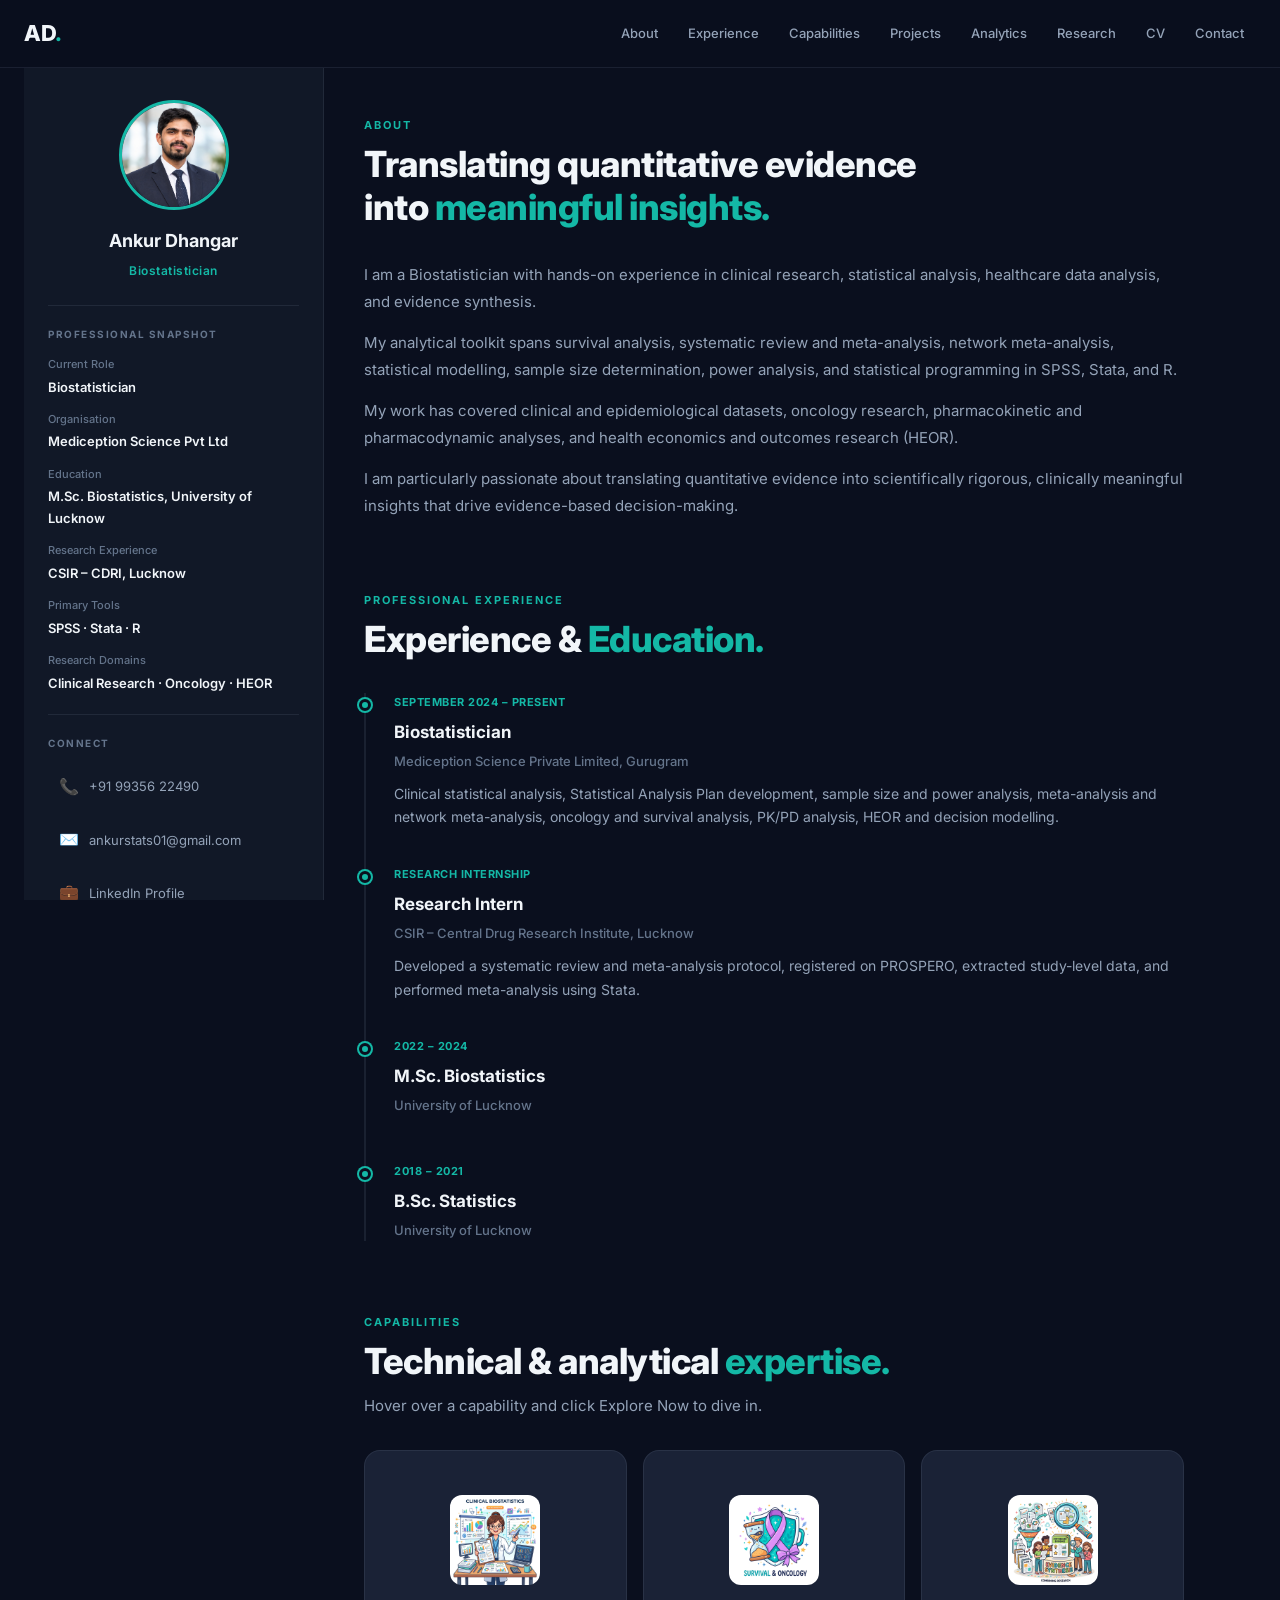
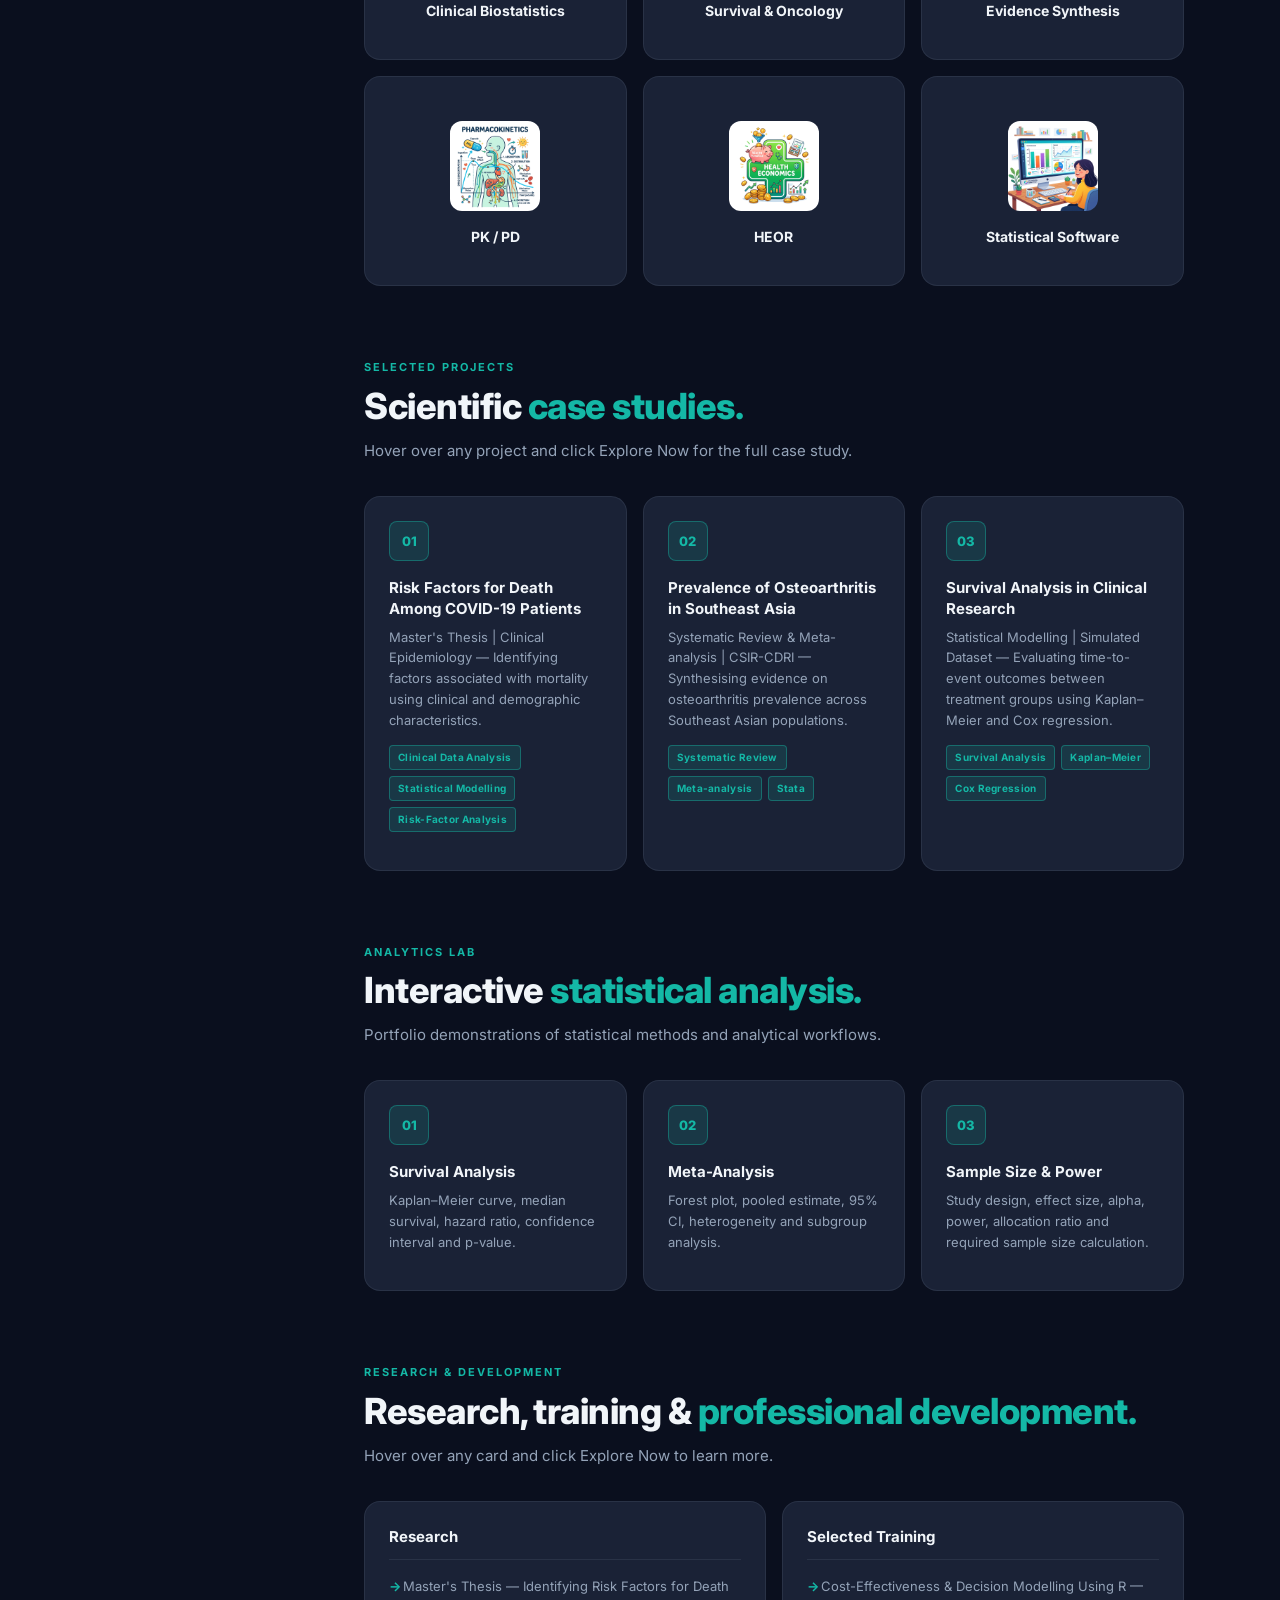
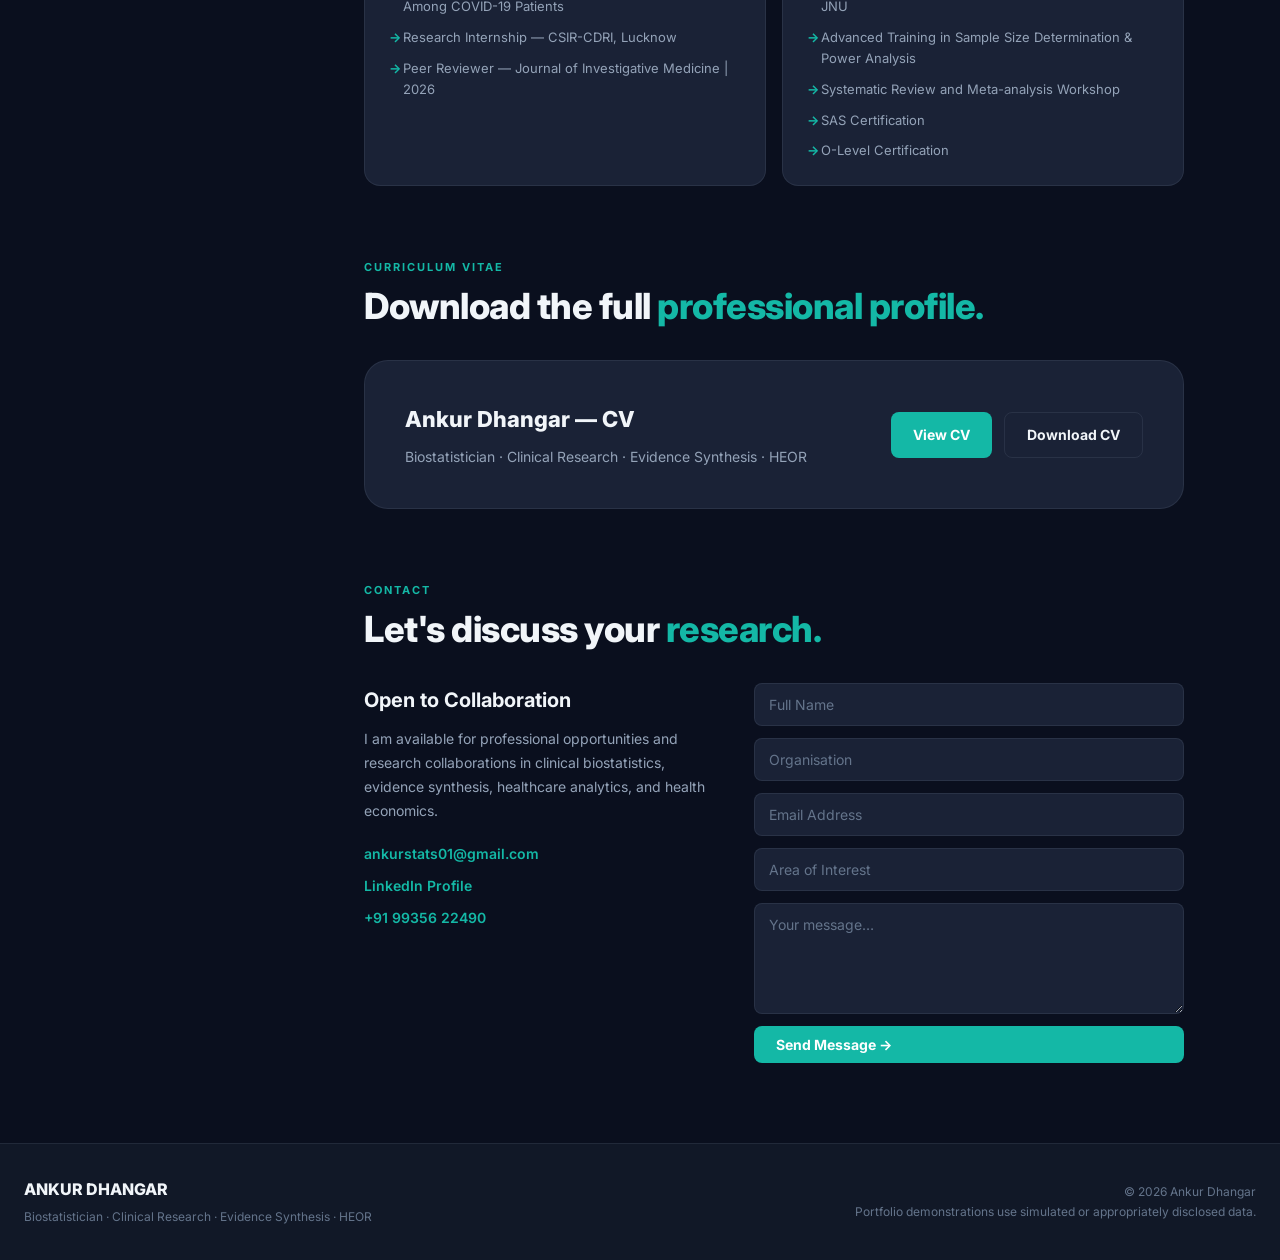
<file: index.html>
<!DOCTYPE html>
<html lang="en">
<head>
  <meta charset="UTF-8">
  <meta name="viewport" content="width=device-width, initial-scale=1.0">
  <title>Ankur Dhangar | Biostatistician Portfolio</title>
  <meta name="description" content="Ankur Dhangar – Biostatistician specialising in Clinical Research, Evidence Synthesis, and HEOR.">

  <!-- Google Fonts -->
  <link rel="preconnect" href="https://fonts.googleapis.com">
  <link rel="preconnect" href="https://fonts.gstatic.com" crossorigin>
  <link href="https://fonts.googleapis.com/css2?family=Inter:wght@400;500;600;700;800&display=swap" rel="stylesheet">

  <!-- Stylesheet -->
  <link rel="stylesheet" href="assets/css/style.css">
</head>

<body>

<!-- ===================== NAVBAR ===================== -->
<header class="navbar">
  <div class="nav-container">

    <a href="#home" class="logo">AD<span>.</span></a>

    <nav class="nav-links" id="mainNav" aria-label="Primary navigation">
      <a href="#about">About</a>
      <a href="#experience">Experience</a>
      <a href="#capabilities">Capabilities</a>
      <a href="#projects">Projects</a>
      <a href="#analytics">Analytics</a>
      <a href="#research">Research</a>
      <a href="#cv">CV</a>
      <a href="#contact">Contact</a>
    </nav>

    <button class="menu-btn" id="menuBtn" aria-label="Toggle navigation">☰</button>

  </div>
</header>


<!-- ===================== PAGE SHELL ===================== -->
<div class="page-shell">

  <!-- ===================== LEFT: PROFILE SIDEBAR ===================== -->
  <aside class="profile-sidebar" id="profileSidebar">

    <img
      src="assets/images/profile.jpeg"
      alt="Ankur Dhangar"
      class="sidebar-avatar"
    >

    <p class="sidebar-name">Ankur Dhangar</p>
    <p class="sidebar-title">Biostatistician</p>

    <hr class="sidebar-divider">

    <!-- Professional Snapshot -->
    <p class="sidebar-section-label">Professional Snapshot</p>
    <div class="snapshot-list">
      <div class="snapshot-item">
        <small>Current Role</small>
        <strong>Biostatistician</strong>
      </div>
      <div class="snapshot-item">
        <small>Organisation</small>
        <strong>Mediception Science Pvt Ltd</strong>
      </div>
      <div class="snapshot-item">
        <small>Education</small>
        <strong>M.Sc. Biostatistics, University of Lucknow</strong>
      </div>
      <div class="snapshot-item">
        <small>Research Experience</small>
        <strong>CSIR – CDRI, Lucknow</strong>
      </div>
      <div class="snapshot-item">
        <small>Primary Tools</small>
        <strong>SPSS · Stata · R</strong>
      </div>
      <div class="snapshot-item">
        <small>Research Domains</small>
        <strong>Clinical Research · Oncology · HEOR</strong>
      </div>
    </div>

    <hr class="sidebar-divider">

    <!-- Socials / Contact -->
    <p class="sidebar-section-label">Connect</p>
    <div class="socials">
      <a href="tel:+919935622490" aria-label="Phone">
        <span class="social-icon">📞</span>
        +91 99356 22490
      </a>
      <a href="mailto:ankurstats01@gmail.com" aria-label="Email">
        <span class="social-icon">✉️</span>
        ankurstats01@gmail.com
      </a>
      <a href="https://www.linkedin.com/in/ankur-dhangar-b1b572254" target="_blank" rel="noopener noreferrer" aria-label="LinkedIn">
        <span class="social-icon">💼</span>
        LinkedIn Profile
      </a>
    </div>

  </aside>


  <!-- ===================== RIGHT: MAIN CONTENT ===================== -->
  <main class="main-content" id="home">

    <!-- ——— ABOUT ——— -->
    <section id="about" class="content-section">
      <div class="section-header">
        <p class="eyebrow">About</p>
        <h2 class="section-title">Translating quantitative evidence<br>into <span>meaningful insights.</span></h2>
      </div>
      <div class="about-body">
        <p>I am a Biostatistician with hands-on experience in clinical research, statistical analysis, healthcare data analysis, and evidence synthesis.</p>
        <p>My analytical toolkit spans survival analysis, systematic review and meta-analysis, network meta-analysis, statistical modelling, sample size determination, power analysis, and statistical programming in SPSS, Stata, and R.</p>
        <p>My work has covered clinical and epidemiological datasets, oncology research, pharmacokinetic and pharmacodynamic analyses, and health economics and outcomes research (HEOR).</p>
        <p>I am particularly passionate about translating quantitative evidence into scientifically rigorous, clinically meaningful insights that drive evidence-based decision-making.</p>
      </div>
    </section>

    <!-- ——— EXPERIENCE & EDUCATION ——— -->
    <section id="experience" class="content-section">
      <div class="section-header">
        <p class="eyebrow">Professional Experience</p>
        <h2 class="section-title">Experience &amp; <span>Education.</span></h2>
      </div>

      <div class="timeline">

        <div class="timeline-item">
          <p class="timeline-date">September 2024 – Present</p>
          <h3 class="timeline-role">Biostatistician</h3>
          <p class="timeline-org">Mediception Science Private Limited, Gurugram</p>
          <p class="timeline-desc">Clinical statistical analysis, Statistical Analysis Plan development, sample size and power analysis, meta-analysis and network meta-analysis, oncology and survival analysis, PK/PD analysis, HEOR and decision modelling.</p>
        </div>

        <div class="timeline-item">
          <p class="timeline-date">Research Internship</p>
          <h3 class="timeline-role">Research Intern</h3>
          <p class="timeline-org">CSIR – Central Drug Research Institute, Lucknow</p>
          <p class="timeline-desc">Developed a systematic review and meta-analysis protocol, registered on PROSPERO, extracted study-level data, and performed meta-analysis using Stata.</p>
        </div>

        <div class="timeline-item">
          <p class="timeline-date">2022 – 2024</p>
          <h3 class="timeline-role">M.Sc. Biostatistics</h3>
          <p class="timeline-org">University of Lucknow</p>
        </div>

        <div class="timeline-item">
          <p class="timeline-date">2018 – 2021</p>
          <h3 class="timeline-role">B.Sc. Statistics</h3>
          <p class="timeline-org">University of Lucknow</p>
        </div>

      </div>
    </section>

    <!-- ——— CAPABILITIES ——— -->
    <section id="capabilities" class="content-section">
      <div class="section-header">
        <p class="eyebrow">Capabilities</p>
        <h2 class="section-title">Technical &amp; analytical <span>expertise.</span></h2>
        <p class="section-subtitle">Hover over a capability and click Explore Now to dive in.</p>
      </div>

      <div class="capabilities-grid">

        <div class="capability-card">
          <img src="assets/images/clinical_biostats.jpg" alt="Clinical Biostatistics" class="cap-img">
          <h3>Clinical Biostatistics</h3>
          <div class="card-overlay">
            <a href="pages/capabilities/clinical-biostatistics.html" class="explore-btn">Explore Now →</a>
          </div>
        </div>

        <div class="capability-card">
          <img src="assets/images/oncology_survival.jpg" alt="Survival & Oncology" class="cap-img">
          <h3>Survival &amp; Oncology</h3>
          <div class="card-overlay">
            <a href="pages/capabilities/survival-oncology.html" class="explore-btn">Explore Now →</a>
          </div>
        </div>

        <div class="capability-card">
          <img src="assets/images/evidence_synthesis.jpg" alt="Evidence Synthesis" class="cap-img">
          <h3>Evidence Synthesis</h3>
          <div class="card-overlay">
            <a href="pages/capabilities/evidence-synthesis.html" class="explore-btn">Explore Now →</a>
          </div>
        </div>

        <div class="capability-card">
          <img src="assets/images/pk_pd.jpg" alt="PK / PD" class="cap-img">
          <h3>PK / PD</h3>
          <div class="card-overlay">
            <a href="pages/capabilities/pk-pd.html" class="explore-btn">Explore Now →</a>
          </div>
        </div>

        <div class="capability-card">
          <img src="assets/images/health_economics.jpg" alt="HEOR" class="cap-img">
          <h3>HEOR</h3>
          <div class="card-overlay">
            <a href="pages/capabilities/heor.html" class="explore-btn">Explore Now →</a>
          </div>
        </div>

        <div class="capability-card">
          <img src="assets/images/stats_software.jpg" alt="Statistical Software" class="cap-img">
          <h3>Statistical Software</h3>
          <div class="card-overlay">
            <a href="pages/capabilities/statistical-software.html" class="explore-btn">Explore Now →</a>
          </div>
        </div>

      </div>
    </section>

    <!-- ——— PROJECTS ——— -->
    <section id="projects" class="content-section">
      <div class="section-header">
        <p class="eyebrow">Selected Projects</p>
        <h2 class="section-title">Scientific <span>case studies.</span></h2>
        <p class="section-subtitle">Hover over any project and click Explore Now for the full case study.</p>
      </div>

      <div class="section-cards-grid">

        <div class="section-card">
          <div class="section-card-icon">01</div>
          <h4>Risk Factors for Death Among COVID-19 Patients</h4>
          <p>Master's Thesis | Clinical Epidemiology — Identifying factors associated with mortality using clinical and demographic characteristics.</p>
          <div class="card-tags">
            <span class="tag">Clinical Data Analysis</span>
            <span class="tag">Statistical Modelling</span>
            <span class="tag">Risk-Factor Analysis</span>
          </div>
          <div class="card-overlay">
            <a href="pages/projects/index.html" class="explore-btn">Explore Now →</a>
          </div>
        </div>

        <div class="section-card">
          <div class="section-card-icon">02</div>
          <h4>Prevalence of Osteoarthritis in Southeast Asia</h4>
          <p>Systematic Review &amp; Meta-analysis | CSIR-CDRI — Synthesising evidence on osteoarthritis prevalence across Southeast Asian populations.</p>
          <div class="card-tags">
            <span class="tag">Systematic Review</span>
            <span class="tag">Meta-analysis</span>
            <span class="tag">Stata</span>
          </div>
          <div class="card-overlay">
            <a href="pages/projects/index.html" class="explore-btn">Explore Now →</a>
          </div>
        </div>

        <div class="section-card">
          <div class="section-card-icon">03</div>
          <h4>Survival Analysis in Clinical Research</h4>
          <p>Statistical Modelling | Simulated Dataset — Evaluating time-to-event outcomes between treatment groups using Kaplan–Meier and Cox regression.</p>
          <div class="card-tags">
            <span class="tag">Survival Analysis</span>
            <span class="tag">Kaplan–Meier</span>
            <span class="tag">Cox Regression</span>
          </div>
          <div class="card-overlay">
            <a href="pages/projects/index.html" class="explore-btn">Explore Now →</a>
          </div>
        </div>

      </div>
    </section>

    <!-- ——— ANALYTICS ——— -->
    <section id="analytics" class="content-section">
      <div class="section-header">
        <p class="eyebrow">Analytics Lab</p>
        <h2 class="section-title">Interactive <span>statistical analysis.</span></h2>
        <p class="section-subtitle">Portfolio demonstrations of statistical methods and analytical workflows.</p>
      </div>

      <div class="section-cards-grid">

        <div class="section-card">
          <div class="section-card-icon">01</div>
          <h4>Survival Analysis</h4>
          <p>Kaplan–Meier curve, median survival, hazard ratio, confidence interval and p-value.</p>
          <div class="card-overlay">
            <a href="pages/analytics/index.html" class="explore-btn">Explore Now →</a>
          </div>
        </div>

        <div class="section-card">
          <div class="section-card-icon">02</div>
          <h4>Meta-Analysis</h4>
          <p>Forest plot, pooled estimate, 95% CI, heterogeneity and subgroup analysis.</p>
          <div class="card-overlay">
            <a href="pages/analytics/index.html" class="explore-btn">Explore Now →</a>
          </div>
        </div>

        <div class="section-card">
          <div class="section-card-icon">03</div>
          <h4>Sample Size &amp; Power</h4>
          <p>Study design, effect size, alpha, power, allocation ratio and required sample size calculation.</p>
          <div class="card-overlay">
            <a href="pages/analytics/index.html" class="explore-btn">Explore Now →</a>
          </div>
        </div>

      </div>
    </section>

    <!-- ——— RESEARCH & DEVELOPMENT ——— -->
    <section id="research" class="content-section">
      <div class="section-header">
        <p class="eyebrow">Research &amp; Development</p>
        <h2 class="section-title">Research, training &amp; <span>professional development.</span></h2>
        <p class="section-subtitle">Hover over any card and click Explore Now to learn more.</p>
      </div>

      <div class="research-grid">

        <div class="section-card research-card">
          <h4>Research</h4>
          <ul>
            <li>Master's Thesis — Identifying Risk Factors for Death Among COVID-19 Patients</li>
            <li>Research Internship — CSIR-CDRI, Lucknow</li>
            <li>Peer Reviewer — Journal of Investigative Medicine | 2026</li>
          </ul>
          <div class="card-overlay">
            <a href="pages/research/index.html" class="explore-btn">Explore Now →</a>
          </div>
        </div>

        <div class="section-card research-card">
          <h4>Selected Training</h4>
          <ul>
            <li>Cost-Effectiveness &amp; Decision Modelling Using R — JNU</li>
            <li>Advanced Training in Sample Size Determination &amp; Power Analysis</li>
            <li>Systematic Review and Meta-analysis Workshop</li>
            <li>SAS Certification</li>
            <li>O-Level Certification</li>
          </ul>
          <div class="card-overlay">
            <a href="pages/research/index.html" class="explore-btn">Explore Now →</a>
          </div>
        </div>

      </div>
    </section>

    <!-- ——— CV ——— -->
    <section id="cv" class="content-section">
      <div class="section-header">
        <p class="eyebrow">Curriculum Vitae</p>
        <h2 class="section-title">Download the full <span>professional profile.</span></h2>
      </div>

      <div class="cv-block">
        <div>
          <h3>Ankur Dhangar — CV</h3>
          <p>Biostatistician · Clinical Research · Evidence Synthesis · HEOR</p>
        </div>
        <div class="cv-actions">
          <a href="assets/Ankur-Dhangar-CV.pdf" target="_blank" rel="noopener noreferrer" class="btn btn-primary">View CV</a>
          <a href="assets/Ankur-Dhangar-CV.pdf" download="Ankur-Dhangar-CV.pdf" class="btn btn-secondary">Download CV</a>
        </div>
      </div>
    </section>

    <!-- ——— CONTACT ——— -->
    <section id="contact" class="content-section">
      <div class="section-header">
        <p class="eyebrow">Contact</p>
        <h2 class="section-title">Let's discuss your <span>research.</span></h2>
      </div>

      <div class="contact-layout">

        <div class="contact-info">
          <h3>Open to Collaboration</h3>
          <p>I am available for professional opportunities and research collaborations in clinical biostatistics, evidence synthesis, healthcare analytics, and health economics.</p>
          <div class="contact-links">
            <a href="mailto:ankurstats01@gmail.com">ankurstats01@gmail.com</a>
            <a href="https://www.linkedin.com/in/ankur-dhangar-b1b572254" target="_blank" rel="noopener noreferrer">LinkedIn Profile</a>
            <a href="tel:+919935622490">+91 99356 22490</a>
          </div>
        </div>

        <form class="contact-form" id="contactForm" onsubmit="handleFormSubmit(event)" novalidate>
          <input id="fname" type="text" placeholder="Full Name" required>
          <input id="forg"  type="text" placeholder="Organisation">
          <input id="femail" type="email" placeholder="Email Address" required>
          <input id="finterest" type="text" placeholder="Area of Interest">
          <textarea id="fmessage" rows="5" placeholder="Your message…" required></textarea>
          <button type="submit" class="btn btn-primary">Send Message →</button>
        </form>

      </div>
    </section>

  </main>
</div>


<!-- ===================== FOOTER ===================== -->
<footer>
  <div class="footer-inner">
    <div>
      <p class="footer-brand">ANKUR DHANGAR</p>
      <p class="footer-sub">Biostatistician · Clinical Research · Evidence Synthesis · HEOR</p>
    </div>
    <div class="footer-copy">
      <p>© 2026 Ankur Dhangar</p>
      <p>Portfolio demonstrations use simulated or appropriately disclosed data.</p>
    </div>
  </div>
</footer>


<!-- ===================== JAVASCRIPT ===================== -->
<script src="assets/js/script.js"></script>

</body>
</html>
</file>
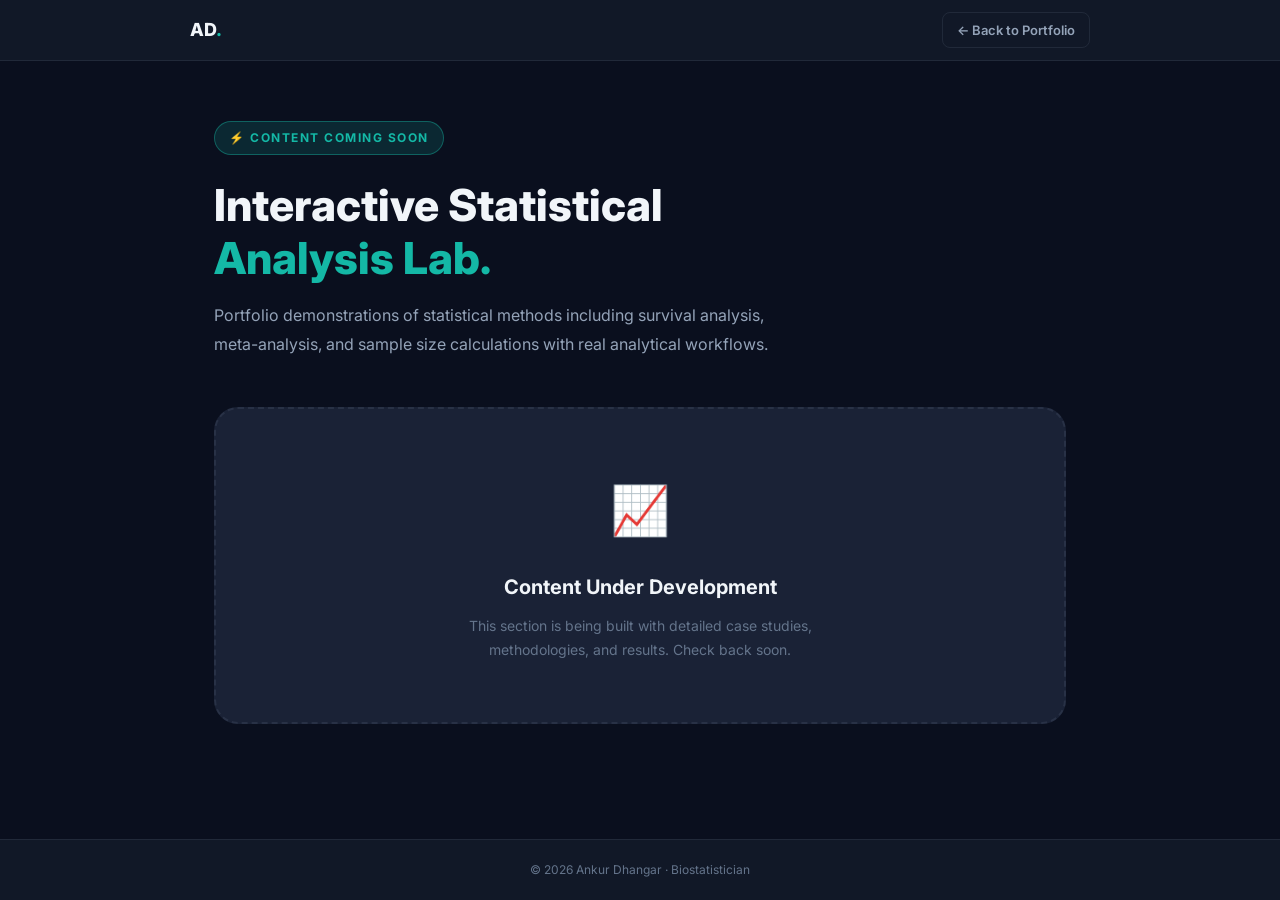
<file: pages/analytics/index.html>
﻿<!DOCTYPE html>
<html lang="en">
<head>
  <meta charset="UTF-8">
  <meta name="viewport" content="width=device-width, initial-scale=1.0">
  <title>Analytics Lab | Ankur Dhangar</title>
  <link rel="preconnect" href="https://fonts.googleapis.com">
  <link rel="preconnect" href="https://fonts.gstatic.com" crossorigin>
  <link href="https://fonts.googleapis.com/css2?family=Inter:wght@400;500;600;700;800&display=swap" rel="stylesheet">
  <link rel="stylesheet" href="../../assets/css/style.css">
  <style>
    /* Inner page overrides */
    body { min-height: 100vh; display: flex; flex-direction: column; }
    .inner-page-header {
      background: var(--bg-surface);
      border-bottom: 1px solid var(--border);
      padding: 0 24px;
    }
    .inner-nav {
      max-width: 900px;
      margin: 0 auto;
      height: 60px;
      display: flex;
      align-items: center;
      justify-content: space-between;
    }
    .inner-logo {
      font-weight: 800;
      font-size: 18px;
      color: var(--text-primary);
    }
    .inner-logo span { color: var(--accent); }
    .back-link {
      display: inline-flex;
      align-items: center;
      gap: 6px;
      font-size: 13px;
      font-weight: 600;
      color: var(--text-secondary);
      padding: 6px 14px;
      border: 1px solid var(--border);
      border-radius: var(--radius-sm);
      transition: var(--transition);
    }
    .back-link:hover { color: var(--accent); border-color: var(--border-hover); }
    .inner-page-body {
      flex: 1;
      max-width: 900px;
      margin: 0 auto;
      padding: 60px 24px 80px;
      width: 100%;
    }
    .coming-soon-badge {
      display: inline-flex;
      align-items: center;
      gap: 8px;
      background: var(--accent-glow);
      border: 1px solid var(--border-hover);
      color: var(--accent);
      font-size: 12px;
      font-weight: 700;
      letter-spacing: 1.5px;
      padding: 6px 14px;
      border-radius: 20px;
      text-transform: uppercase;
      margin-bottom: 24px;
    }
    .page-title {
      font-size: clamp(28px, 4vw, 44px);
      font-weight: 800;
      color: var(--text-primary);
      line-height: 1.2;
      margin-bottom: 16px;
    }
    .page-title span { color: var(--accent); }
    .page-desc {
      font-size: 16px;
      color: var(--text-secondary);
      max-width: 580px;
      line-height: 1.8;
      margin-bottom: 48px;
    }
    .placeholder-box {
      background: var(--bg-card);
      border: 2px dashed var(--border);
      border-radius: var(--radius-xl);
      padding: 60px 40px;
      text-align: center;
    }
    .placeholder-icon { font-size: 48px; margin-bottom: 20px; }
    .placeholder-box h3 {
      font-size: 20px;
      font-weight: 700;
      color: var(--text-primary);
      margin-bottom: 10px;
    }
    .placeholder-box p {
      font-size: 14px;
      color: var(--text-muted);
      max-width: 400px;
      margin: 0 auto;
    }
    .inner-footer {
      border-top: 1px solid var(--border);
      padding: 20px 24px;
      text-align: center;
      font-size: 12px;
      color: var(--text-muted);
    }
  </style>
</head>
<body>

<header class="inner-page-header">
  <div class="inner-nav">
    <a href="../../index.html" class="inner-logo">AD<span>.</span></a>
    <a href="../../index.html" class="back-link">← Back to Portfolio</a>
  </div>
</header>

<main class="inner-page-body">
  <span class="coming-soon-badge">⚡ Content Coming Soon</span>
  <h1 class="page-title">Interactive Statistical<br><span>Analysis Lab.</span></h1>
  <p class="page-desc">Portfolio demonstrations of statistical methods including survival analysis, meta-analysis, and sample size calculations with real analytical workflows.</p>

  <div class="placeholder-box">
    <div class="placeholder-icon">📈</div>
    <h3>Content Under Development</h3>
    <p>This section is being built with detailed case studies, methodologies, and results. Check back soon.</p>
  </div>
</main>

<footer class="inner-footer">
  <p>© 2026 Ankur Dhangar · Biostatistician</p>
</footer>

</body>
</html>
</file>
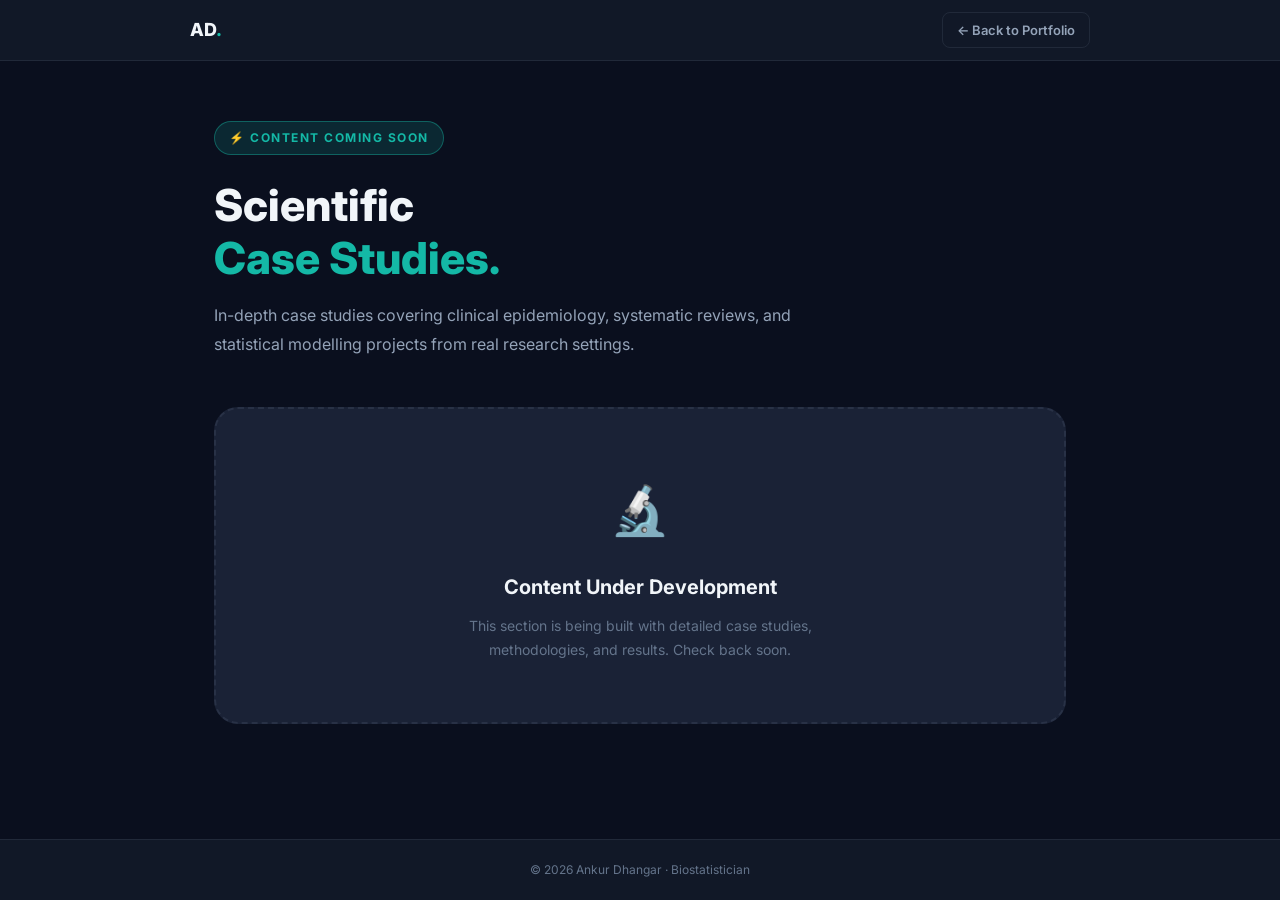
<file: pages/projects/index.html>
﻿<!DOCTYPE html>
<html lang="en">
<head>
  <meta charset="UTF-8">
  <meta name="viewport" content="width=device-width, initial-scale=1.0">
  <title>Scientific Case Studies | Ankur Dhangar</title>
  <link rel="preconnect" href="https://fonts.googleapis.com">
  <link rel="preconnect" href="https://fonts.gstatic.com" crossorigin>
  <link href="https://fonts.googleapis.com/css2?family=Inter:wght@400;500;600;700;800&display=swap" rel="stylesheet">
  <link rel="stylesheet" href="../../assets/css/style.css">
  <style>
    /* Inner page overrides */
    body { min-height: 100vh; display: flex; flex-direction: column; }
    .inner-page-header {
      background: var(--bg-surface);
      border-bottom: 1px solid var(--border);
      padding: 0 24px;
    }
    .inner-nav {
      max-width: 900px;
      margin: 0 auto;
      height: 60px;
      display: flex;
      align-items: center;
      justify-content: space-between;
    }
    .inner-logo {
      font-weight: 800;
      font-size: 18px;
      color: var(--text-primary);
    }
    .inner-logo span { color: var(--accent); }
    .back-link {
      display: inline-flex;
      align-items: center;
      gap: 6px;
      font-size: 13px;
      font-weight: 600;
      color: var(--text-secondary);
      padding: 6px 14px;
      border: 1px solid var(--border);
      border-radius: var(--radius-sm);
      transition: var(--transition);
    }
    .back-link:hover { color: var(--accent); border-color: var(--border-hover); }
    .inner-page-body {
      flex: 1;
      max-width: 900px;
      margin: 0 auto;
      padding: 60px 24px 80px;
      width: 100%;
    }
    .coming-soon-badge {
      display: inline-flex;
      align-items: center;
      gap: 8px;
      background: var(--accent-glow);
      border: 1px solid var(--border-hover);
      color: var(--accent);
      font-size: 12px;
      font-weight: 700;
      letter-spacing: 1.5px;
      padding: 6px 14px;
      border-radius: 20px;
      text-transform: uppercase;
      margin-bottom: 24px;
    }
    .page-title {
      font-size: clamp(28px, 4vw, 44px);
      font-weight: 800;
      color: var(--text-primary);
      line-height: 1.2;
      margin-bottom: 16px;
    }
    .page-title span { color: var(--accent); }
    .page-desc {
      font-size: 16px;
      color: var(--text-secondary);
      max-width: 580px;
      line-height: 1.8;
      margin-bottom: 48px;
    }
    .placeholder-box {
      background: var(--bg-card);
      border: 2px dashed var(--border);
      border-radius: var(--radius-xl);
      padding: 60px 40px;
      text-align: center;
    }
    .placeholder-icon { font-size: 48px; margin-bottom: 20px; }
    .placeholder-box h3 {
      font-size: 20px;
      font-weight: 700;
      color: var(--text-primary);
      margin-bottom: 10px;
    }
    .placeholder-box p {
      font-size: 14px;
      color: var(--text-muted);
      max-width: 400px;
      margin: 0 auto;
    }
    .inner-footer {
      border-top: 1px solid var(--border);
      padding: 20px 24px;
      text-align: center;
      font-size: 12px;
      color: var(--text-muted);
    }
  </style>
</head>
<body>

<header class="inner-page-header">
  <div class="inner-nav">
    <a href="../../index.html" class="inner-logo">AD<span>.</span></a>
    <a href="../../index.html" class="back-link">← Back to Portfolio</a>
  </div>
</header>

<main class="inner-page-body">
  <span class="coming-soon-badge">⚡ Content Coming Soon</span>
  <h1 class="page-title">Scientific<br><span>Case Studies.</span></h1>
  <p class="page-desc">In-depth case studies covering clinical epidemiology, systematic reviews, and statistical modelling projects from real research settings.</p>

  <div class="placeholder-box">
    <div class="placeholder-icon">🔬</div>
    <h3>Content Under Development</h3>
    <p>This section is being built with detailed case studies, methodologies, and results. Check back soon.</p>
  </div>
</main>

<footer class="inner-footer">
  <p>© 2026 Ankur Dhangar · Biostatistician</p>
</footer>

</body>
</html>
</file>
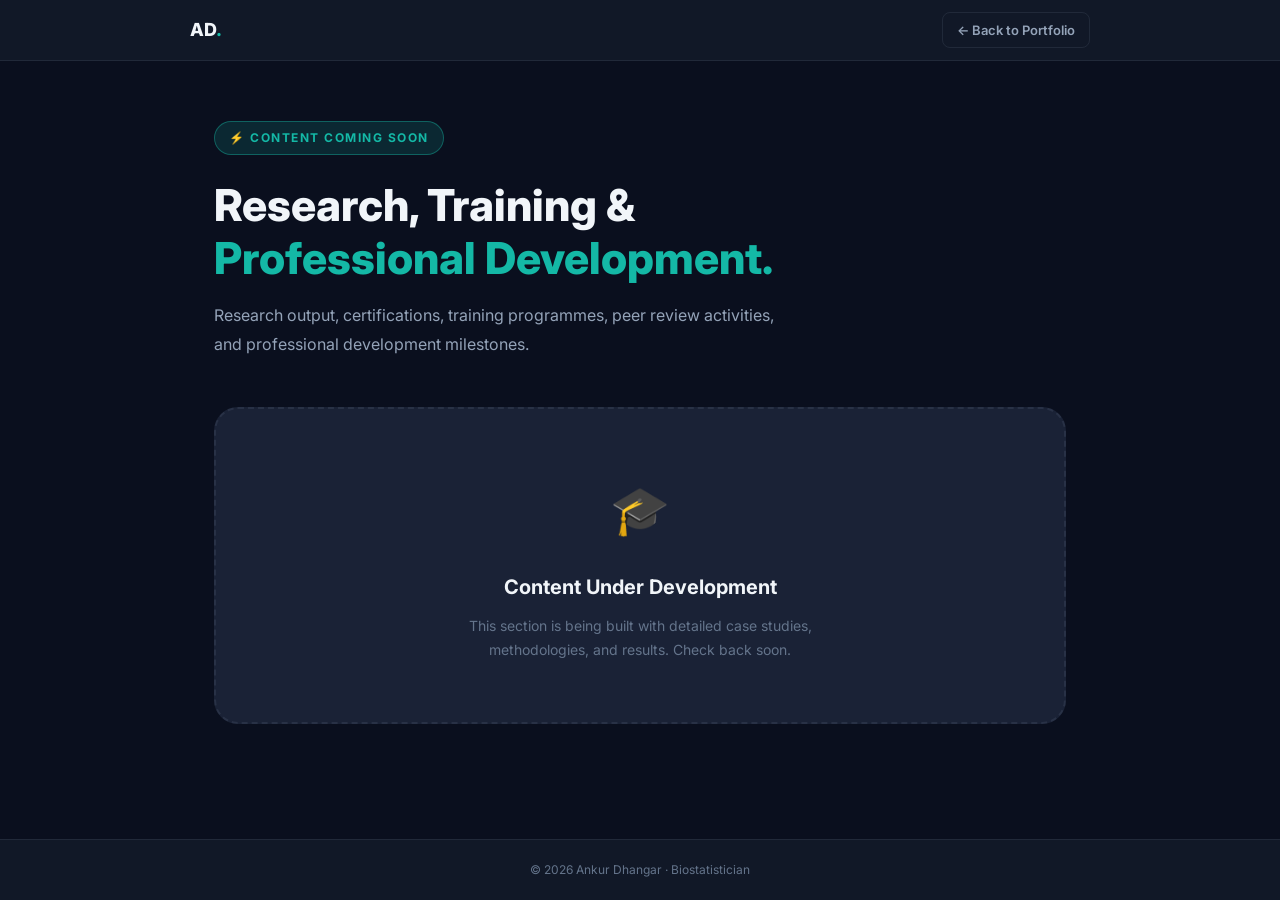
<file: pages/research/index.html>
﻿<!DOCTYPE html>
<html lang="en">
<head>
  <meta charset="UTF-8">
  <meta name="viewport" content="width=device-width, initial-scale=1.0">
  <title>Research & Development | Ankur Dhangar</title>
  <link rel="preconnect" href="https://fonts.googleapis.com">
  <link rel="preconnect" href="https://fonts.gstatic.com" crossorigin>
  <link href="https://fonts.googleapis.com/css2?family=Inter:wght@400;500;600;700;800&display=swap" rel="stylesheet">
  <link rel="stylesheet" href="../../assets/css/style.css">
  <style>
    /* Inner page overrides */
    body { min-height: 100vh; display: flex; flex-direction: column; }
    .inner-page-header {
      background: var(--bg-surface);
      border-bottom: 1px solid var(--border);
      padding: 0 24px;
    }
    .inner-nav {
      max-width: 900px;
      margin: 0 auto;
      height: 60px;
      display: flex;
      align-items: center;
      justify-content: space-between;
    }
    .inner-logo {
      font-weight: 800;
      font-size: 18px;
      color: var(--text-primary);
    }
    .inner-logo span { color: var(--accent); }
    .back-link {
      display: inline-flex;
      align-items: center;
      gap: 6px;
      font-size: 13px;
      font-weight: 600;
      color: var(--text-secondary);
      padding: 6px 14px;
      border: 1px solid var(--border);
      border-radius: var(--radius-sm);
      transition: var(--transition);
    }
    .back-link:hover { color: var(--accent); border-color: var(--border-hover); }
    .inner-page-body {
      flex: 1;
      max-width: 900px;
      margin: 0 auto;
      padding: 60px 24px 80px;
      width: 100%;
    }
    .coming-soon-badge {
      display: inline-flex;
      align-items: center;
      gap: 8px;
      background: var(--accent-glow);
      border: 1px solid var(--border-hover);
      color: var(--accent);
      font-size: 12px;
      font-weight: 700;
      letter-spacing: 1.5px;
      padding: 6px 14px;
      border-radius: 20px;
      text-transform: uppercase;
      margin-bottom: 24px;
    }
    .page-title {
      font-size: clamp(28px, 4vw, 44px);
      font-weight: 800;
      color: var(--text-primary);
      line-height: 1.2;
      margin-bottom: 16px;
    }
    .page-title span { color: var(--accent); }
    .page-desc {
      font-size: 16px;
      color: var(--text-secondary);
      max-width: 580px;
      line-height: 1.8;
      margin-bottom: 48px;
    }
    .placeholder-box {
      background: var(--bg-card);
      border: 2px dashed var(--border);
      border-radius: var(--radius-xl);
      padding: 60px 40px;
      text-align: center;
    }
    .placeholder-icon { font-size: 48px; margin-bottom: 20px; }
    .placeholder-box h3 {
      font-size: 20px;
      font-weight: 700;
      color: var(--text-primary);
      margin-bottom: 10px;
    }
    .placeholder-box p {
      font-size: 14px;
      color: var(--text-muted);
      max-width: 400px;
      margin: 0 auto;
    }
    .inner-footer {
      border-top: 1px solid var(--border);
      padding: 20px 24px;
      text-align: center;
      font-size: 12px;
      color: var(--text-muted);
    }
  </style>
</head>
<body>

<header class="inner-page-header">
  <div class="inner-nav">
    <a href="../../index.html" class="inner-logo">AD<span>.</span></a>
    <a href="../../index.html" class="back-link">← Back to Portfolio</a>
  </div>
</header>

<main class="inner-page-body">
  <span class="coming-soon-badge">⚡ Content Coming Soon</span>
  <h1 class="page-title">Research, Training &amp;<br><span>Professional Development.</span></h1>
  <p class="page-desc">Research output, certifications, training programmes, peer review activities, and professional development milestones.</p>

  <div class="placeholder-box">
    <div class="placeholder-icon">🎓</div>
    <h3>Content Under Development</h3>
    <p>This section is being built with detailed case studies, methodologies, and results. Check back soon.</p>
  </div>
</main>

<footer class="inner-footer">
  <p>© 2026 Ankur Dhangar · Biostatistician</p>
</footer>

</body>
</html>
</file>
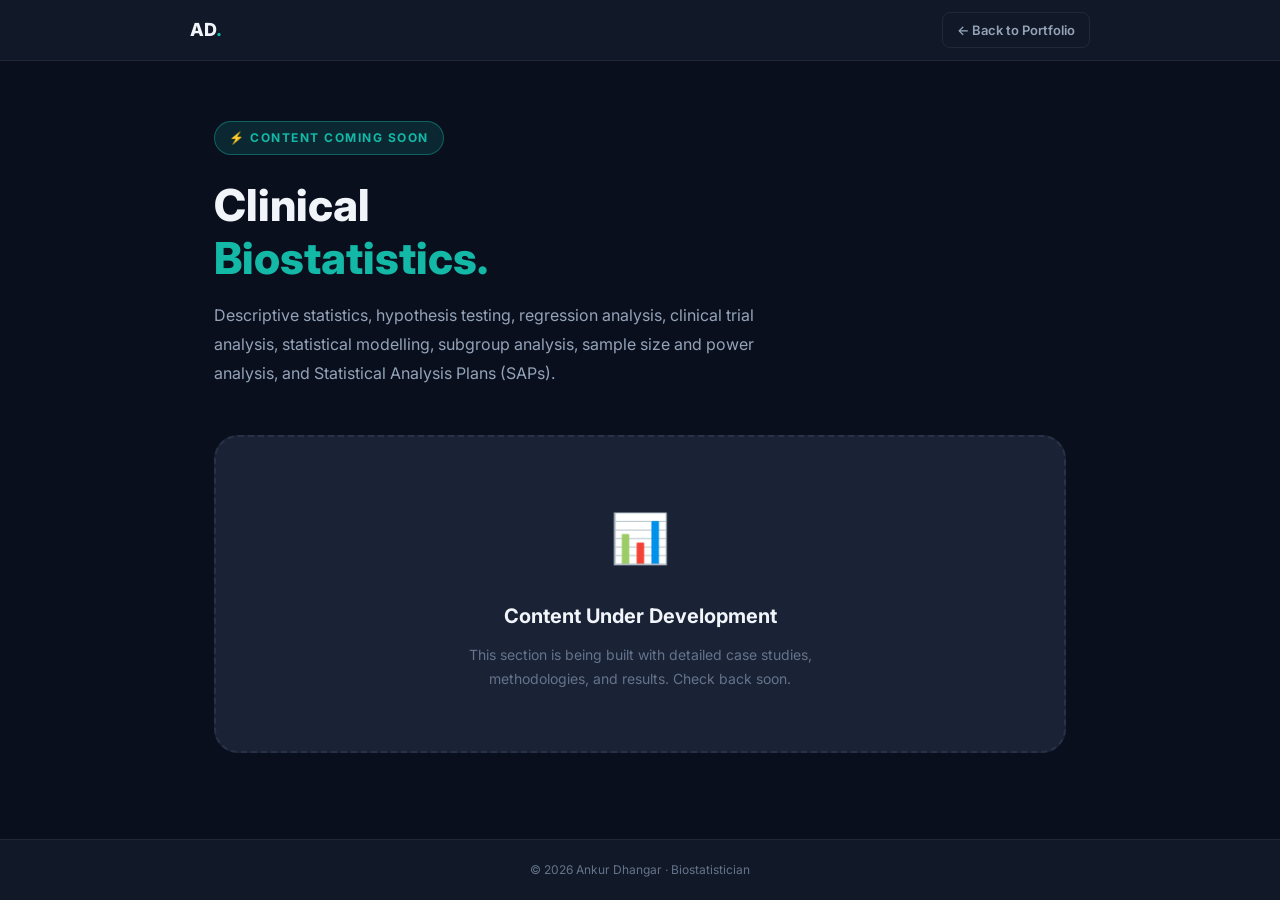
<file: pages/capabilities/clinical-biostatistics.html>
﻿<!DOCTYPE html>
<html lang="en">
<head>
  <meta charset="UTF-8">
  <meta name="viewport" content="width=device-width, initial-scale=1.0">
  <title>Clinical Biostatistics | Ankur Dhangar</title>
  <link rel="preconnect" href="https://fonts.googleapis.com">
  <link rel="preconnect" href="https://fonts.gstatic.com" crossorigin>
  <link href="https://fonts.googleapis.com/css2?family=Inter:wght@400;500;600;700;800&display=swap" rel="stylesheet">
  <link rel="stylesheet" href="../../assets/css/style.css">
  <style>
    /* Inner page overrides */
    body { min-height: 100vh; display: flex; flex-direction: column; }
    .inner-page-header {
      background: var(--bg-surface);
      border-bottom: 1px solid var(--border);
      padding: 0 24px;
    }
    .inner-nav {
      max-width: 900px;
      margin: 0 auto;
      height: 60px;
      display: flex;
      align-items: center;
      justify-content: space-between;
    }
    .inner-logo {
      font-weight: 800;
      font-size: 18px;
      color: var(--text-primary);
    }
    .inner-logo span { color: var(--accent); }
    .back-link {
      display: inline-flex;
      align-items: center;
      gap: 6px;
      font-size: 13px;
      font-weight: 600;
      color: var(--text-secondary);
      padding: 6px 14px;
      border: 1px solid var(--border);
      border-radius: var(--radius-sm);
      transition: var(--transition);
    }
    .back-link:hover { color: var(--accent); border-color: var(--border-hover); }
    .inner-page-body {
      flex: 1;
      max-width: 900px;
      margin: 0 auto;
      padding: 60px 24px 80px;
      width: 100%;
    }
    .coming-soon-badge {
      display: inline-flex;
      align-items: center;
      gap: 8px;
      background: var(--accent-glow);
      border: 1px solid var(--border-hover);
      color: var(--accent);
      font-size: 12px;
      font-weight: 700;
      letter-spacing: 1.5px;
      padding: 6px 14px;
      border-radius: 20px;
      text-transform: uppercase;
      margin-bottom: 24px;
    }
    .page-title {
      font-size: clamp(28px, 4vw, 44px);
      font-weight: 800;
      color: var(--text-primary);
      line-height: 1.2;
      margin-bottom: 16px;
    }
    .page-title span { color: var(--accent); }
    .page-desc {
      font-size: 16px;
      color: var(--text-secondary);
      max-width: 580px;
      line-height: 1.8;
      margin-bottom: 48px;
    }
    .placeholder-box {
      background: var(--bg-card);
      border: 2px dashed var(--border);
      border-radius: var(--radius-xl);
      padding: 60px 40px;
      text-align: center;
    }
    .placeholder-icon { font-size: 48px; margin-bottom: 20px; }
    .placeholder-box h3 {
      font-size: 20px;
      font-weight: 700;
      color: var(--text-primary);
      margin-bottom: 10px;
    }
    .placeholder-box p {
      font-size: 14px;
      color: var(--text-muted);
      max-width: 400px;
      margin: 0 auto;
    }
    .inner-footer {
      border-top: 1px solid var(--border);
      padding: 20px 24px;
      text-align: center;
      font-size: 12px;
      color: var(--text-muted);
    }
  </style>
</head>
<body>

<header class="inner-page-header">
  <div class="inner-nav">
    <a href="../../index.html" class="inner-logo">AD<span>.</span></a>
    <a href="../../index.html" class="back-link">← Back to Portfolio</a>
  </div>
</header>

<main class="inner-page-body">
  <span class="coming-soon-badge">⚡ Content Coming Soon</span>
  <h1 class="page-title">Clinical<br><span>Biostatistics.</span></h1>
  <p class="page-desc">Descriptive statistics, hypothesis testing, regression analysis, clinical trial analysis, statistical modelling, subgroup analysis, sample size and power analysis, and Statistical Analysis Plans (SAPs).</p>

  <div class="placeholder-box">
    <div class="placeholder-icon">📊</div>
    <h3>Content Under Development</h3>
    <p>This section is being built with detailed case studies, methodologies, and results. Check back soon.</p>
  </div>
</main>

<footer class="inner-footer">
  <p>© 2026 Ankur Dhangar · Biostatistician</p>
</footer>

</body>
</html>
</file>
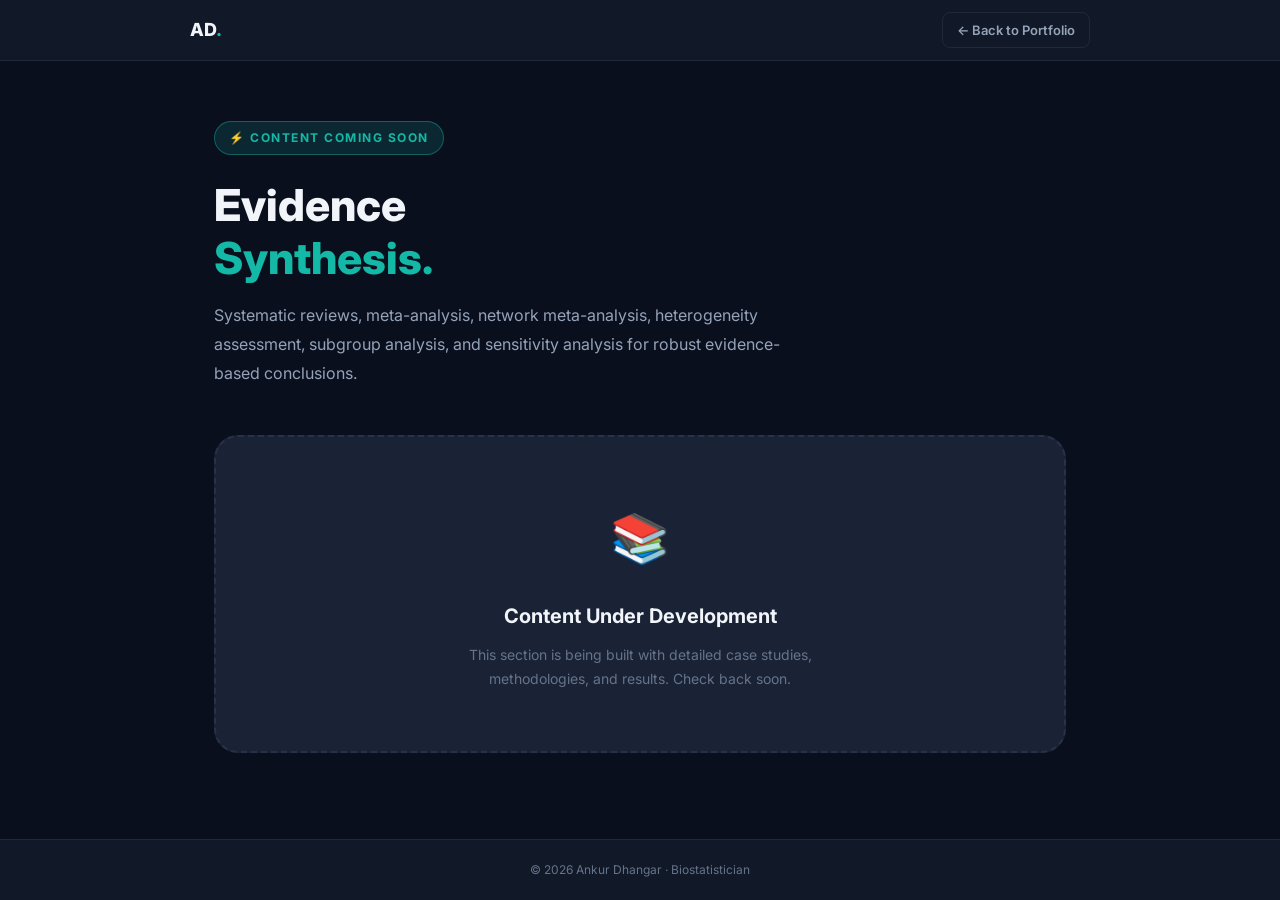
<file: pages/capabilities/evidence-synthesis.html>
﻿<!DOCTYPE html>
<html lang="en">
<head>
  <meta charset="UTF-8">
  <meta name="viewport" content="width=device-width, initial-scale=1.0">
  <title>Evidence Synthesis | Ankur Dhangar</title>
  <link rel="preconnect" href="https://fonts.googleapis.com">
  <link rel="preconnect" href="https://fonts.gstatic.com" crossorigin>
  <link href="https://fonts.googleapis.com/css2?family=Inter:wght@400;500;600;700;800&display=swap" rel="stylesheet">
  <link rel="stylesheet" href="../../assets/css/style.css">
  <style>
    /* Inner page overrides */
    body { min-height: 100vh; display: flex; flex-direction: column; }
    .inner-page-header {
      background: var(--bg-surface);
      border-bottom: 1px solid var(--border);
      padding: 0 24px;
    }
    .inner-nav {
      max-width: 900px;
      margin: 0 auto;
      height: 60px;
      display: flex;
      align-items: center;
      justify-content: space-between;
    }
    .inner-logo {
      font-weight: 800;
      font-size: 18px;
      color: var(--text-primary);
    }
    .inner-logo span { color: var(--accent); }
    .back-link {
      display: inline-flex;
      align-items: center;
      gap: 6px;
      font-size: 13px;
      font-weight: 600;
      color: var(--text-secondary);
      padding: 6px 14px;
      border: 1px solid var(--border);
      border-radius: var(--radius-sm);
      transition: var(--transition);
    }
    .back-link:hover { color: var(--accent); border-color: var(--border-hover); }
    .inner-page-body {
      flex: 1;
      max-width: 900px;
      margin: 0 auto;
      padding: 60px 24px 80px;
      width: 100%;
    }
    .coming-soon-badge {
      display: inline-flex;
      align-items: center;
      gap: 8px;
      background: var(--accent-glow);
      border: 1px solid var(--border-hover);
      color: var(--accent);
      font-size: 12px;
      font-weight: 700;
      letter-spacing: 1.5px;
      padding: 6px 14px;
      border-radius: 20px;
      text-transform: uppercase;
      margin-bottom: 24px;
    }
    .page-title {
      font-size: clamp(28px, 4vw, 44px);
      font-weight: 800;
      color: var(--text-primary);
      line-height: 1.2;
      margin-bottom: 16px;
    }
    .page-title span { color: var(--accent); }
    .page-desc {
      font-size: 16px;
      color: var(--text-secondary);
      max-width: 580px;
      line-height: 1.8;
      margin-bottom: 48px;
    }
    .placeholder-box {
      background: var(--bg-card);
      border: 2px dashed var(--border);
      border-radius: var(--radius-xl);
      padding: 60px 40px;
      text-align: center;
    }
    .placeholder-icon { font-size: 48px; margin-bottom: 20px; }
    .placeholder-box h3 {
      font-size: 20px;
      font-weight: 700;
      color: var(--text-primary);
      margin-bottom: 10px;
    }
    .placeholder-box p {
      font-size: 14px;
      color: var(--text-muted);
      max-width: 400px;
      margin: 0 auto;
    }
    .inner-footer {
      border-top: 1px solid var(--border);
      padding: 20px 24px;
      text-align: center;
      font-size: 12px;
      color: var(--text-muted);
    }
  </style>
</head>
<body>

<header class="inner-page-header">
  <div class="inner-nav">
    <a href="../../index.html" class="inner-logo">AD<span>.</span></a>
    <a href="../../index.html" class="back-link">← Back to Portfolio</a>
  </div>
</header>

<main class="inner-page-body">
  <span class="coming-soon-badge">⚡ Content Coming Soon</span>
  <h1 class="page-title">Evidence<br><span>Synthesis.</span></h1>
  <p class="page-desc">Systematic reviews, meta-analysis, network meta-analysis, heterogeneity assessment, subgroup analysis, and sensitivity analysis for robust evidence-based conclusions.</p>

  <div class="placeholder-box">
    <div class="placeholder-icon">📚</div>
    <h3>Content Under Development</h3>
    <p>This section is being built with detailed case studies, methodologies, and results. Check back soon.</p>
  </div>
</main>

<footer class="inner-footer">
  <p>© 2026 Ankur Dhangar · Biostatistician</p>
</footer>

</body>
</html>
</file>
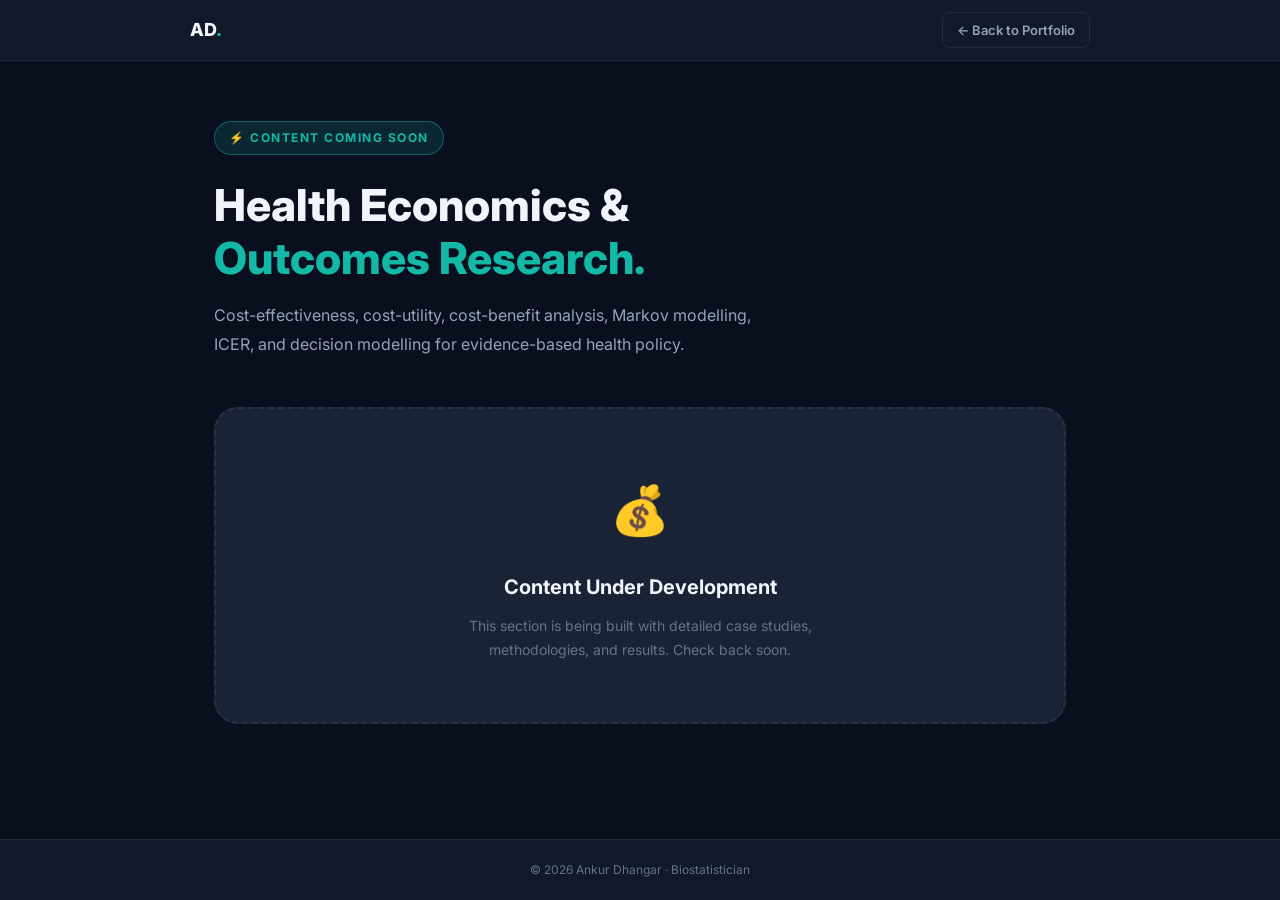
<file: pages/capabilities/heor.html>
﻿<!DOCTYPE html>
<html lang="en">
<head>
  <meta charset="UTF-8">
  <meta name="viewport" content="width=device-width, initial-scale=1.0">
  <title>HEOR | Ankur Dhangar</title>
  <link rel="preconnect" href="https://fonts.googleapis.com">
  <link rel="preconnect" href="https://fonts.gstatic.com" crossorigin>
  <link href="https://fonts.googleapis.com/css2?family=Inter:wght@400;500;600;700;800&display=swap" rel="stylesheet">
  <link rel="stylesheet" href="../../assets/css/style.css">
  <style>
    /* Inner page overrides */
    body { min-height: 100vh; display: flex; flex-direction: column; }
    .inner-page-header {
      background: var(--bg-surface);
      border-bottom: 1px solid var(--border);
      padding: 0 24px;
    }
    .inner-nav {
      max-width: 900px;
      margin: 0 auto;
      height: 60px;
      display: flex;
      align-items: center;
      justify-content: space-between;
    }
    .inner-logo {
      font-weight: 800;
      font-size: 18px;
      color: var(--text-primary);
    }
    .inner-logo span { color: var(--accent); }
    .back-link {
      display: inline-flex;
      align-items: center;
      gap: 6px;
      font-size: 13px;
      font-weight: 600;
      color: var(--text-secondary);
      padding: 6px 14px;
      border: 1px solid var(--border);
      border-radius: var(--radius-sm);
      transition: var(--transition);
    }
    .back-link:hover { color: var(--accent); border-color: var(--border-hover); }
    .inner-page-body {
      flex: 1;
      max-width: 900px;
      margin: 0 auto;
      padding: 60px 24px 80px;
      width: 100%;
    }
    .coming-soon-badge {
      display: inline-flex;
      align-items: center;
      gap: 8px;
      background: var(--accent-glow);
      border: 1px solid var(--border-hover);
      color: var(--accent);
      font-size: 12px;
      font-weight: 700;
      letter-spacing: 1.5px;
      padding: 6px 14px;
      border-radius: 20px;
      text-transform: uppercase;
      margin-bottom: 24px;
    }
    .page-title {
      font-size: clamp(28px, 4vw, 44px);
      font-weight: 800;
      color: var(--text-primary);
      line-height: 1.2;
      margin-bottom: 16px;
    }
    .page-title span { color: var(--accent); }
    .page-desc {
      font-size: 16px;
      color: var(--text-secondary);
      max-width: 580px;
      line-height: 1.8;
      margin-bottom: 48px;
    }
    .placeholder-box {
      background: var(--bg-card);
      border: 2px dashed var(--border);
      border-radius: var(--radius-xl);
      padding: 60px 40px;
      text-align: center;
    }
    .placeholder-icon { font-size: 48px; margin-bottom: 20px; }
    .placeholder-box h3 {
      font-size: 20px;
      font-weight: 700;
      color: var(--text-primary);
      margin-bottom: 10px;
    }
    .placeholder-box p {
      font-size: 14px;
      color: var(--text-muted);
      max-width: 400px;
      margin: 0 auto;
    }
    .inner-footer {
      border-top: 1px solid var(--border);
      padding: 20px 24px;
      text-align: center;
      font-size: 12px;
      color: var(--text-muted);
    }
  </style>
</head>
<body>

<header class="inner-page-header">
  <div class="inner-nav">
    <a href="../../index.html" class="inner-logo">AD<span>.</span></a>
    <a href="../../index.html" class="back-link">← Back to Portfolio</a>
  </div>
</header>

<main class="inner-page-body">
  <span class="coming-soon-badge">⚡ Content Coming Soon</span>
  <h1 class="page-title">Health Economics &amp;<br><span>Outcomes Research.</span></h1>
  <p class="page-desc">Cost-effectiveness, cost-utility, cost-benefit analysis, Markov modelling, ICER, and decision modelling for evidence-based health policy.</p>

  <div class="placeholder-box">
    <div class="placeholder-icon">💰</div>
    <h3>Content Under Development</h3>
    <p>This section is being built with detailed case studies, methodologies, and results. Check back soon.</p>
  </div>
</main>

<footer class="inner-footer">
  <p>© 2026 Ankur Dhangar · Biostatistician</p>
</footer>

</body>
</html>
</file>
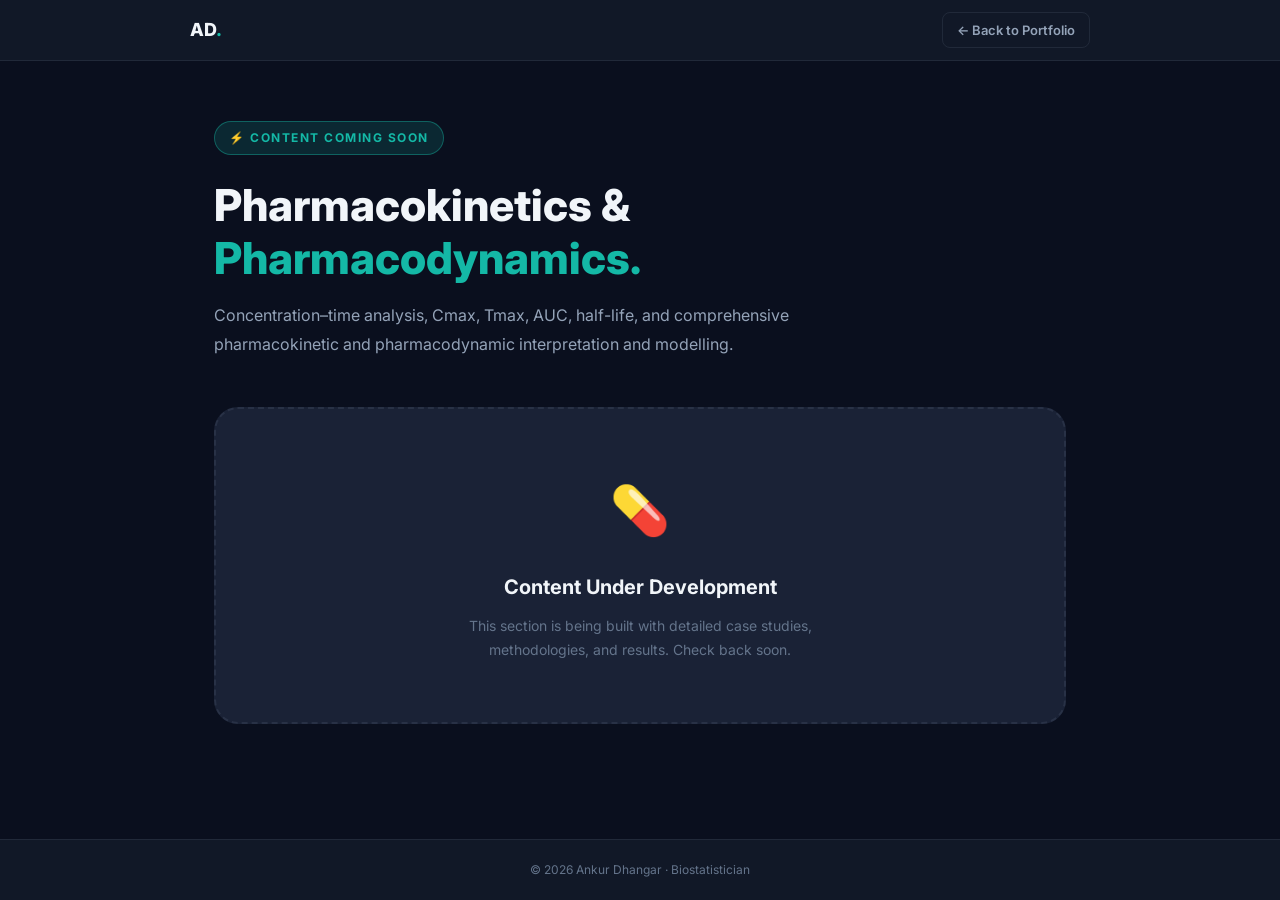
<file: pages/capabilities/pk-pd.html>
﻿<!DOCTYPE html>
<html lang="en">
<head>
  <meta charset="UTF-8">
  <meta name="viewport" content="width=device-width, initial-scale=1.0">
  <title>PK / PD | Ankur Dhangar</title>
  <link rel="preconnect" href="https://fonts.googleapis.com">
  <link rel="preconnect" href="https://fonts.gstatic.com" crossorigin>
  <link href="https://fonts.googleapis.com/css2?family=Inter:wght@400;500;600;700;800&display=swap" rel="stylesheet">
  <link rel="stylesheet" href="../../assets/css/style.css">
  <style>
    /* Inner page overrides */
    body { min-height: 100vh; display: flex; flex-direction: column; }
    .inner-page-header {
      background: var(--bg-surface);
      border-bottom: 1px solid var(--border);
      padding: 0 24px;
    }
    .inner-nav {
      max-width: 900px;
      margin: 0 auto;
      height: 60px;
      display: flex;
      align-items: center;
      justify-content: space-between;
    }
    .inner-logo {
      font-weight: 800;
      font-size: 18px;
      color: var(--text-primary);
    }
    .inner-logo span { color: var(--accent); }
    .back-link {
      display: inline-flex;
      align-items: center;
      gap: 6px;
      font-size: 13px;
      font-weight: 600;
      color: var(--text-secondary);
      padding: 6px 14px;
      border: 1px solid var(--border);
      border-radius: var(--radius-sm);
      transition: var(--transition);
    }
    .back-link:hover { color: var(--accent); border-color: var(--border-hover); }
    .inner-page-body {
      flex: 1;
      max-width: 900px;
      margin: 0 auto;
      padding: 60px 24px 80px;
      width: 100%;
    }
    .coming-soon-badge {
      display: inline-flex;
      align-items: center;
      gap: 8px;
      background: var(--accent-glow);
      border: 1px solid var(--border-hover);
      color: var(--accent);
      font-size: 12px;
      font-weight: 700;
      letter-spacing: 1.5px;
      padding: 6px 14px;
      border-radius: 20px;
      text-transform: uppercase;
      margin-bottom: 24px;
    }
    .page-title {
      font-size: clamp(28px, 4vw, 44px);
      font-weight: 800;
      color: var(--text-primary);
      line-height: 1.2;
      margin-bottom: 16px;
    }
    .page-title span { color: var(--accent); }
    .page-desc {
      font-size: 16px;
      color: var(--text-secondary);
      max-width: 580px;
      line-height: 1.8;
      margin-bottom: 48px;
    }
    .placeholder-box {
      background: var(--bg-card);
      border: 2px dashed var(--border);
      border-radius: var(--radius-xl);
      padding: 60px 40px;
      text-align: center;
    }
    .placeholder-icon { font-size: 48px; margin-bottom: 20px; }
    .placeholder-box h3 {
      font-size: 20px;
      font-weight: 700;
      color: var(--text-primary);
      margin-bottom: 10px;
    }
    .placeholder-box p {
      font-size: 14px;
      color: var(--text-muted);
      max-width: 400px;
      margin: 0 auto;
    }
    .inner-footer {
      border-top: 1px solid var(--border);
      padding: 20px 24px;
      text-align: center;
      font-size: 12px;
      color: var(--text-muted);
    }
  </style>
</head>
<body>

<header class="inner-page-header">
  <div class="inner-nav">
    <a href="../../index.html" class="inner-logo">AD<span>.</span></a>
    <a href="../../index.html" class="back-link">← Back to Portfolio</a>
  </div>
</header>

<main class="inner-page-body">
  <span class="coming-soon-badge">⚡ Content Coming Soon</span>
  <h1 class="page-title">Pharmacokinetics &amp;<br><span>Pharmacodynamics.</span></h1>
  <p class="page-desc">Concentration–time analysis, Cmax, Tmax, AUC, half-life, and comprehensive pharmacokinetic and pharmacodynamic interpretation and modelling.</p>

  <div class="placeholder-box">
    <div class="placeholder-icon">💊</div>
    <h3>Content Under Development</h3>
    <p>This section is being built with detailed case studies, methodologies, and results. Check back soon.</p>
  </div>
</main>

<footer class="inner-footer">
  <p>© 2026 Ankur Dhangar · Biostatistician</p>
</footer>

</body>
</html>
</file>
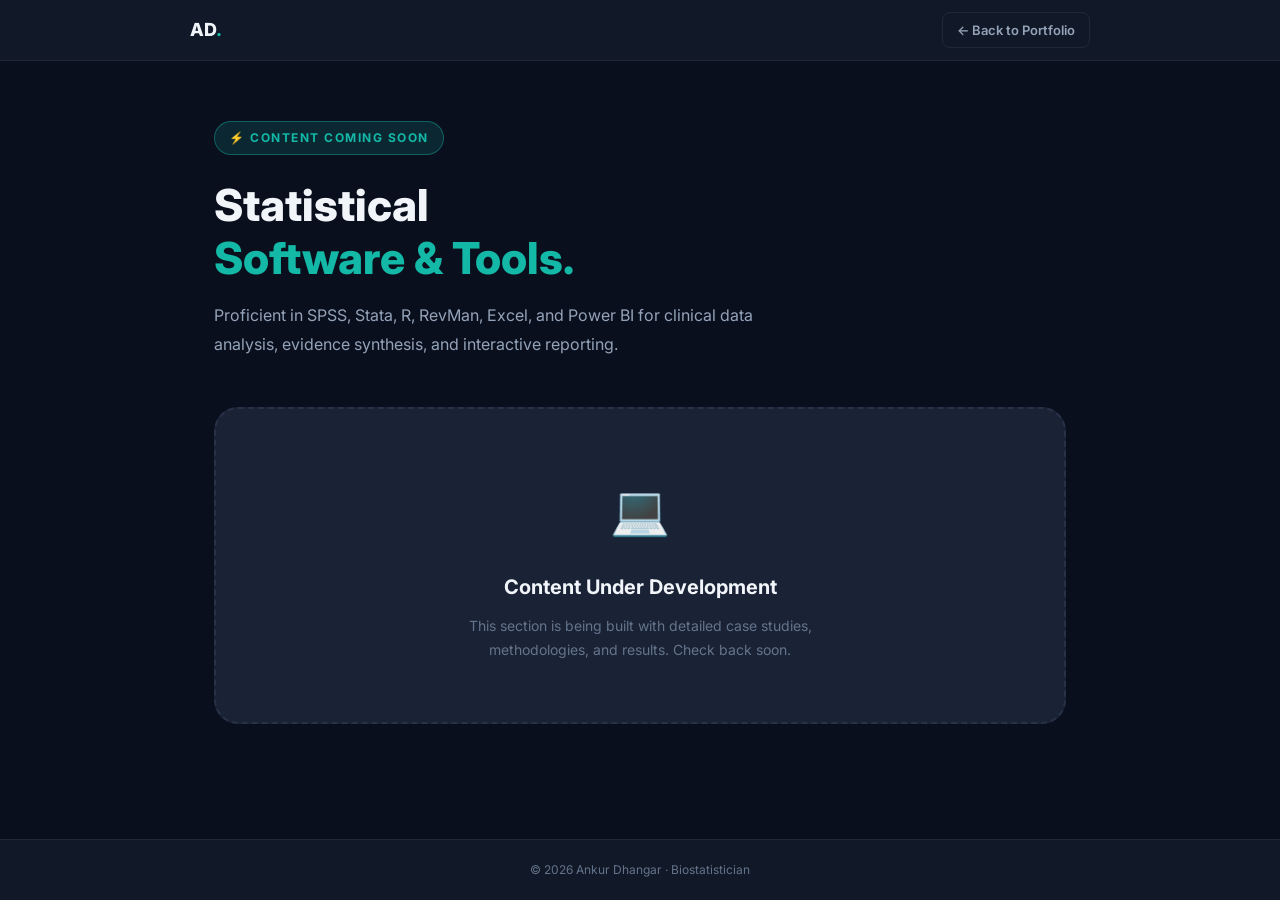
<file: pages/capabilities/statistical-software.html>
﻿<!DOCTYPE html>
<html lang="en">
<head>
  <meta charset="UTF-8">
  <meta name="viewport" content="width=device-width, initial-scale=1.0">
  <title>Statistical Software | Ankur Dhangar</title>
  <link rel="preconnect" href="https://fonts.googleapis.com">
  <link rel="preconnect" href="https://fonts.gstatic.com" crossorigin>
  <link href="https://fonts.googleapis.com/css2?family=Inter:wght@400;500;600;700;800&display=swap" rel="stylesheet">
  <link rel="stylesheet" href="../../assets/css/style.css">
  <style>
    /* Inner page overrides */
    body { min-height: 100vh; display: flex; flex-direction: column; }
    .inner-page-header {
      background: var(--bg-surface);
      border-bottom: 1px solid var(--border);
      padding: 0 24px;
    }
    .inner-nav {
      max-width: 900px;
      margin: 0 auto;
      height: 60px;
      display: flex;
      align-items: center;
      justify-content: space-between;
    }
    .inner-logo {
      font-weight: 800;
      font-size: 18px;
      color: var(--text-primary);
    }
    .inner-logo span { color: var(--accent); }
    .back-link {
      display: inline-flex;
      align-items: center;
      gap: 6px;
      font-size: 13px;
      font-weight: 600;
      color: var(--text-secondary);
      padding: 6px 14px;
      border: 1px solid var(--border);
      border-radius: var(--radius-sm);
      transition: var(--transition);
    }
    .back-link:hover { color: var(--accent); border-color: var(--border-hover); }
    .inner-page-body {
      flex: 1;
      max-width: 900px;
      margin: 0 auto;
      padding: 60px 24px 80px;
      width: 100%;
    }
    .coming-soon-badge {
      display: inline-flex;
      align-items: center;
      gap: 8px;
      background: var(--accent-glow);
      border: 1px solid var(--border-hover);
      color: var(--accent);
      font-size: 12px;
      font-weight: 700;
      letter-spacing: 1.5px;
      padding: 6px 14px;
      border-radius: 20px;
      text-transform: uppercase;
      margin-bottom: 24px;
    }
    .page-title {
      font-size: clamp(28px, 4vw, 44px);
      font-weight: 800;
      color: var(--text-primary);
      line-height: 1.2;
      margin-bottom: 16px;
    }
    .page-title span { color: var(--accent); }
    .page-desc {
      font-size: 16px;
      color: var(--text-secondary);
      max-width: 580px;
      line-height: 1.8;
      margin-bottom: 48px;
    }
    .placeholder-box {
      background: var(--bg-card);
      border: 2px dashed var(--border);
      border-radius: var(--radius-xl);
      padding: 60px 40px;
      text-align: center;
    }
    .placeholder-icon { font-size: 48px; margin-bottom: 20px; }
    .placeholder-box h3 {
      font-size: 20px;
      font-weight: 700;
      color: var(--text-primary);
      margin-bottom: 10px;
    }
    .placeholder-box p {
      font-size: 14px;
      color: var(--text-muted);
      max-width: 400px;
      margin: 0 auto;
    }
    .inner-footer {
      border-top: 1px solid var(--border);
      padding: 20px 24px;
      text-align: center;
      font-size: 12px;
      color: var(--text-muted);
    }
  </style>
</head>
<body>

<header class="inner-page-header">
  <div class="inner-nav">
    <a href="../../index.html" class="inner-logo">AD<span>.</span></a>
    <a href="../../index.html" class="back-link">← Back to Portfolio</a>
  </div>
</header>

<main class="inner-page-body">
  <span class="coming-soon-badge">⚡ Content Coming Soon</span>
  <h1 class="page-title">Statistical<br><span>Software &amp; Tools.</span></h1>
  <p class="page-desc">Proficient in SPSS, Stata, R, RevMan, Excel, and Power BI for clinical data analysis, evidence synthesis, and interactive reporting.</p>

  <div class="placeholder-box">
    <div class="placeholder-icon">💻</div>
    <h3>Content Under Development</h3>
    <p>This section is being built with detailed case studies, methodologies, and results. Check back soon.</p>
  </div>
</main>

<footer class="inner-footer">
  <p>© 2026 Ankur Dhangar · Biostatistician</p>
</footer>

</body>
</html>
</file>
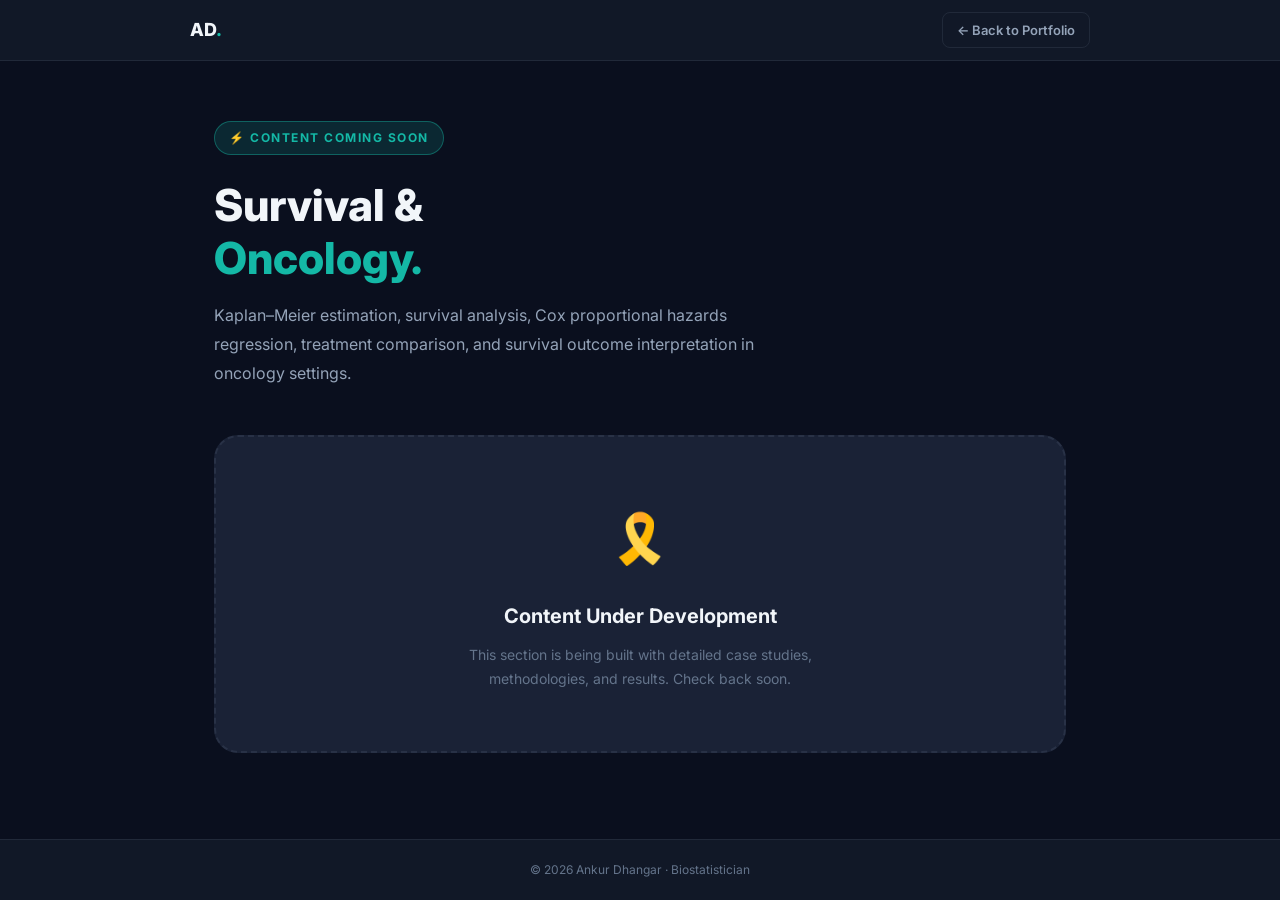
<file: pages/capabilities/survival-oncology.html>
﻿<!DOCTYPE html>
<html lang="en">
<head>
  <meta charset="UTF-8">
  <meta name="viewport" content="width=device-width, initial-scale=1.0">
  <title>Survival & Oncology | Ankur Dhangar</title>
  <link rel="preconnect" href="https://fonts.googleapis.com">
  <link rel="preconnect" href="https://fonts.gstatic.com" crossorigin>
  <link href="https://fonts.googleapis.com/css2?family=Inter:wght@400;500;600;700;800&display=swap" rel="stylesheet">
  <link rel="stylesheet" href="../../assets/css/style.css">
  <style>
    /* Inner page overrides */
    body { min-height: 100vh; display: flex; flex-direction: column; }
    .inner-page-header {
      background: var(--bg-surface);
      border-bottom: 1px solid var(--border);
      padding: 0 24px;
    }
    .inner-nav {
      max-width: 900px;
      margin: 0 auto;
      height: 60px;
      display: flex;
      align-items: center;
      justify-content: space-between;
    }
    .inner-logo {
      font-weight: 800;
      font-size: 18px;
      color: var(--text-primary);
    }
    .inner-logo span { color: var(--accent); }
    .back-link {
      display: inline-flex;
      align-items: center;
      gap: 6px;
      font-size: 13px;
      font-weight: 600;
      color: var(--text-secondary);
      padding: 6px 14px;
      border: 1px solid var(--border);
      border-radius: var(--radius-sm);
      transition: var(--transition);
    }
    .back-link:hover { color: var(--accent); border-color: var(--border-hover); }
    .inner-page-body {
      flex: 1;
      max-width: 900px;
      margin: 0 auto;
      padding: 60px 24px 80px;
      width: 100%;
    }
    .coming-soon-badge {
      display: inline-flex;
      align-items: center;
      gap: 8px;
      background: var(--accent-glow);
      border: 1px solid var(--border-hover);
      color: var(--accent);
      font-size: 12px;
      font-weight: 700;
      letter-spacing: 1.5px;
      padding: 6px 14px;
      border-radius: 20px;
      text-transform: uppercase;
      margin-bottom: 24px;
    }
    .page-title {
      font-size: clamp(28px, 4vw, 44px);
      font-weight: 800;
      color: var(--text-primary);
      line-height: 1.2;
      margin-bottom: 16px;
    }
    .page-title span { color: var(--accent); }
    .page-desc {
      font-size: 16px;
      color: var(--text-secondary);
      max-width: 580px;
      line-height: 1.8;
      margin-bottom: 48px;
    }
    .placeholder-box {
      background: var(--bg-card);
      border: 2px dashed var(--border);
      border-radius: var(--radius-xl);
      padding: 60px 40px;
      text-align: center;
    }
    .placeholder-icon { font-size: 48px; margin-bottom: 20px; }
    .placeholder-box h3 {
      font-size: 20px;
      font-weight: 700;
      color: var(--text-primary);
      margin-bottom: 10px;
    }
    .placeholder-box p {
      font-size: 14px;
      color: var(--text-muted);
      max-width: 400px;
      margin: 0 auto;
    }
    .inner-footer {
      border-top: 1px solid var(--border);
      padding: 20px 24px;
      text-align: center;
      font-size: 12px;
      color: var(--text-muted);
    }
  </style>
</head>
<body>

<header class="inner-page-header">
  <div class="inner-nav">
    <a href="../../index.html" class="inner-logo">AD<span>.</span></a>
    <a href="../../index.html" class="back-link">← Back to Portfolio</a>
  </div>
</header>

<main class="inner-page-body">
  <span class="coming-soon-badge">⚡ Content Coming Soon</span>
  <h1 class="page-title">Survival &amp;<br><span>Oncology.</span></h1>
  <p class="page-desc">Kaplan–Meier estimation, survival analysis, Cox proportional hazards regression, treatment comparison, and survival outcome interpretation in oncology settings.</p>

  <div class="placeholder-box">
    <div class="placeholder-icon">🎗️</div>
    <h3>Content Under Development</h3>
    <p>This section is being built with detailed case studies, methodologies, and results. Check back soon.</p>
  </div>
</main>

<footer class="inner-footer">
  <p>© 2026 Ankur Dhangar · Biostatistician</p>
</footer>

</body>
</html>
</file>
<file: assets/css/style.css>
/* ============================================================
   ANKUR DHANGAR — PORTFOLIO STYLESHEET
   Architecture: CSS Custom Properties → Base → Layout → 
                 Components → Sections → Utilities → Responsive
   ============================================================ */

/* -------------------------------------------------------
   1. DESIGN TOKENS (CSS Custom Properties)
------------------------------------------------------- */
:root {
  /* Background Scale */
  --bg-base:    #0a0f1e;
  --bg-surface: #111827;
  --bg-card:    #1a2236;
  --bg-elevated:#1f2d45;

  /* Border */
  --border:        rgba(148, 163, 184, 0.12);
  --border-hover:  rgba(20, 184, 166, 0.4);

  /* Text Scale */
  --text-primary:   #f1f5f9;
  --text-secondary: #94a3b8;
  --text-muted:     #64748b;

  /* Accent */
  --accent:        #14b8a6;
  --accent-dark:   #0d9488;
  --accent-glow:   rgba(20, 184, 166, 0.15);

  /* Typography */
  --font: "Inter", sans-serif;
  --radius-sm:  8px;
  --radius-md:  12px;
  --radius-lg:  16px;
  --radius-xl:  24px;

  /* Transitions */
  --transition: 0.25s ease;
  --transition-slow: 0.4s ease;

  /* Layout */
  --sidebar-width: 300px;
  --navbar-height: 68px;
  --content-max:   820px;
}

/* -------------------------------------------------------
   2. RESET & BASE
------------------------------------------------------- */
*, *::before, *::after {
  margin: 0;
  padding: 0;
  box-sizing: border-box;
}

html {
  scroll-behavior: smooth;
  font-size: 16px;
}

body {
  font-family: var(--font);
  background: var(--bg-base);
  color: var(--text-primary);
  line-height: 1.7;
  min-height: 100vh;
  overflow-x: hidden;
}

a {
  text-decoration: none;
  color: inherit;
}

img {
  display: block;
  max-width: 100%;
}

ul {
  list-style: none;
}

button, input, textarea {
  font-family: inherit;
}

/* -------------------------------------------------------
   3. LAYOUT — Two-Column App Shell
------------------------------------------------------- */

/* The page body after the navbar is a flex row */
.page-shell {
  display: flex;
  align-items: flex-start;
  min-height: calc(100vh - var(--navbar-height));
  max-width: 1280px;
  margin: 0 auto;
  padding: 0 24px;
  gap: 40px;
}

/* LEFT: Sticky independently scrollable sidebar */
.profile-sidebar {
  position: sticky;
  top: var(--navbar-height);
  width: var(--sidebar-width);
  flex-shrink: 0;
  height: calc(100vh - var(--navbar-height));
  overflow-y: auto;
  padding: 32px 24px 40px;
  background: var(--bg-surface);
  border-right: 1px solid var(--border);

  /* Hide scrollbar but keep functionality */
  scrollbar-width: thin;
  scrollbar-color: var(--bg-elevated) transparent;
}

.profile-sidebar::-webkit-scrollbar        { width: 4px; }
.profile-sidebar::-webkit-scrollbar-track  { background: transparent; }
.profile-sidebar::-webkit-scrollbar-thumb  { background: var(--bg-elevated); border-radius: 4px; }

/* RIGHT: Main scrollable content */
.main-content {
  flex: 1;
  min-width: 0;
  padding: 48px 0 80px;
  max-width: var(--content-max);
}

/* -------------------------------------------------------
   4. NAVBAR
------------------------------------------------------- */
.navbar {
  position: sticky;
  top: 0;
  z-index: 200;
  height: var(--navbar-height);
  background: rgba(10, 15, 30, 0.92);
  border-bottom: 1px solid var(--border);
  backdrop-filter: blur(16px);
  -webkit-backdrop-filter: blur(16px);
}

.nav-container {
  max-width: 1280px;
  margin: 0 auto;
  padding: 0 24px;
  height: 100%;
  display: flex;
  align-items: center;
  justify-content: space-between;
}

.logo {
  font-size: 22px;
  font-weight: 800;
  color: var(--text-primary);
  letter-spacing: -0.5px;
}

.logo span { color: var(--accent); }

.nav-links {
  display: flex;
  align-items: center;
  gap: 6px;
}

.nav-links a {
  font-size: 13px;
  font-weight: 500;
  color: var(--text-secondary);
  padding: 6px 12px;
  border-radius: var(--radius-sm);
  transition: var(--transition);
}

.nav-links a:hover {
  color: var(--text-primary);
  background: var(--bg-elevated);
}

.menu-btn {
  display: none;
  background: none;
  border: none;
  color: var(--text-primary);
  font-size: 22px;
  cursor: pointer;
  padding: 6px;
}

/* -------------------------------------------------------
   5. SIDEBAR CONTENT COMPONENTS
------------------------------------------------------- */
.sidebar-avatar {
  width: 110px;
  height: 110px;
  border-radius: 50%;
  object-fit: cover;
  border: 3px solid var(--accent);
  margin: 0 auto 16px;
}

.sidebar-name {
  font-size: 18px;
  font-weight: 700;
  text-align: center;
  color: var(--text-primary);
  margin-bottom: 4px;
}

.sidebar-title {
  font-size: 12px;
  color: var(--accent);
  text-align: center;
  font-weight: 600;
  letter-spacing: 0.5px;
  margin-bottom: 24px;
}

.sidebar-divider {
  border: none;
  border-top: 1px solid var(--border);
  margin: 20px 0;
}

.sidebar-section-label {
  font-size: 10px;
  font-weight: 700;
  letter-spacing: 1.5px;
  color: var(--text-muted);
  text-transform: uppercase;
  margin-bottom: 12px;
}

/* Snapshot items */
.snapshot-list {
  display: flex;
  flex-direction: column;
  gap: 12px;
  margin-bottom: 8px;
}

.snapshot-item {
  display: flex;
  flex-direction: column;
  gap: 2px;
}

.snapshot-item small {
  font-size: 11px;
  color: var(--text-muted);
  font-weight: 500;
}

.snapshot-item strong {
  font-size: 13px;
  color: var(--text-primary);
  font-weight: 600;
}

/* Socials */
.socials {
  display: flex;
  flex-direction: column;
  gap: 8px;
}

.socials a {
  display: flex;
  align-items: center;
  gap: 10px;
  font-size: 13px;
  color: var(--text-secondary);
  padding: 8px 10px;
  border-radius: var(--radius-sm);
  border: 1px solid transparent;
  transition: var(--transition);
  word-break: break-all;
}

.socials a:hover {
  color: var(--accent);
  background: var(--accent-glow);
  border-color: var(--border-hover);
}

.socials .social-icon {
  font-size: 16px;
  flex-shrink: 0;
}

/* -------------------------------------------------------
   6. SECTION ARCHITECTURE
------------------------------------------------------- */
.content-section {
  margin-bottom: 72px;
}

.content-section:last-child {
  margin-bottom: 0;
}

/* Section Header */
.section-header {
  margin-bottom: 32px;
}

.eyebrow {
  font-size: 11px;
  font-weight: 700;
  letter-spacing: 2px;
  color: var(--accent);
  text-transform: uppercase;
  margin-bottom: 8px;
}

.section-title {
  font-size: clamp(24px, 3vw, 36px);
  font-weight: 800;
  color: var(--text-primary);
  line-height: 1.2;
  letter-spacing: -0.5px;
}

.section-title span { color: var(--accent); }

.section-subtitle {
  margin-top: 10px;
  font-size: 15px;
  color: var(--text-secondary);
  max-width: 560px;
}

/* -------------------------------------------------------
   7. CAPABILITY CARDS — Hover Reveal "Explore Now"
------------------------------------------------------- */
.capabilities-grid {
  display: grid;
  grid-template-columns: repeat(3, 1fr);
  gap: 16px;
}

.capability-card {
  position: relative;
  background: var(--bg-card);
  border: 1px solid var(--border);
  border-radius: var(--radius-lg);
  overflow: hidden;
  cursor: pointer;
  transition: border-color var(--transition), transform var(--transition);
  display: flex;
  flex-direction: column;
  align-items: center;
  justify-content: center;
  padding: 28px 16px 20px;
  min-height: 210px;
  text-align: center;
}

.capability-card:hover {
  border-color: var(--border-hover);
  transform: translateY(-3px);
}

.capability-card .cap-img {
  width: 90px;
  height: 90px;
  object-fit: cover;
  border-radius: var(--radius-md);
  margin-bottom: 14px;
  transition: filter var(--transition-slow);
}

.capability-card h3 {
  font-size: 14px;
  font-weight: 700;
  color: var(--text-primary);
  transition: opacity var(--transition);
}

/* Hover overlay — blur + Explore Now */
.card-overlay {
  position: absolute;
  inset: 0;
  background: rgba(10, 15, 30, 0.75);
  backdrop-filter: blur(6px);
  -webkit-backdrop-filter: blur(6px);
  display: flex;
  align-items: center;
  justify-content: center;
  opacity: 0;
  transition: opacity var(--transition-slow);
  border-radius: var(--radius-lg);
}

.capability-card:hover .card-overlay { opacity: 1; }
.capability-card:hover .cap-img      { filter: blur(2px); }

.explore-btn {
  display: inline-flex;
  align-items: center;
  gap: 6px;
  padding: 10px 22px;
  background: var(--accent);
  color: #fff;
  font-size: 13px;
  font-weight: 700;
  border-radius: var(--radius-sm);
  border: none;
  cursor: pointer;
  transition: background var(--transition), transform var(--transition);
  text-decoration: none;
}

.explore-btn:hover {
  background: var(--accent-dark);
  transform: scale(1.04);
}

/* -------------------------------------------------------
   8. ABOUT SECTION
------------------------------------------------------- */
.about-body {
  display: flex;
  flex-direction: column;
  gap: 14px;
}

.about-body p {
  font-size: 15px;
  color: var(--text-secondary);
  line-height: 1.8;
}

/* -------------------------------------------------------
   9. TIMELINE (Experience & Education)
------------------------------------------------------- */
.timeline {
  position: relative;
  padding-left: 28px;
  border-left: 2px solid var(--border);
}

.timeline-item {
  position: relative;
  padding-bottom: 36px;
}

.timeline-item:last-child { padding-bottom: 0; }

.timeline-item::before {
  content: "";
  position: absolute;
  left: -35px;
  top: 6px;
  width: 12px;
  height: 12px;
  background: var(--accent);
  border-radius: 50%;
  border: 3px solid var(--bg-base);
  box-shadow: 0 0 0 2px var(--accent);
}

.timeline-date {
  font-size: 11px;
  font-weight: 700;
  color: var(--accent);
  letter-spacing: 0.5px;
  margin-bottom: 6px;
  text-transform: uppercase;
}

.timeline-role {
  font-size: 17px;
  font-weight: 700;
  color: var(--text-primary);
  margin-bottom: 3px;
}

.timeline-org {
  font-size: 13px;
  color: var(--text-muted);
  margin-bottom: 10px;
  font-weight: 500;
}

.timeline-desc {
  font-size: 14px;
  color: var(--text-secondary);
  line-height: 1.7;
}

/* -------------------------------------------------------
   10. SECTION CARDS — Projects / Analytics / Research
        Same hover-reveal pattern as Capabilities
------------------------------------------------------- */
.section-cards-grid {
  display: grid;
  grid-template-columns: repeat(3, 1fr);
  gap: 16px;
}

.section-card {
  position: relative;
  background: var(--bg-card);
  border: 1px solid var(--border);
  border-radius: var(--radius-lg);
  padding: 24px;
  overflow: hidden;
  transition: border-color var(--transition), transform var(--transition);
  cursor: pointer;
}

.section-card:hover {
  border-color: var(--border-hover);
  transform: translateY(-3px);
}

.section-card-icon {
  width: 40px;
  height: 40px;
  display: flex;
  align-items: center;
  justify-content: center;
  background: var(--accent-glow);
  color: var(--accent);
  font-size: 13px;
  font-weight: 800;
  border-radius: var(--radius-sm);
  margin-bottom: 16px;
  border: 1px solid var(--border-hover);
}

.section-card h4 {
  font-size: 15px;
  font-weight: 700;
  color: var(--text-primary);
  margin-bottom: 8px;
  line-height: 1.4;
}

.section-card p {
  font-size: 13px;
  color: var(--text-secondary);
  line-height: 1.6;
  margin-bottom: 14px;
}

.card-tags {
  display: flex;
  flex-wrap: wrap;
  gap: 6px;
  margin-bottom: 14px;
}

.tag {
  font-size: 10px;
  font-weight: 700;
  padding: 3px 8px;
  border-radius: 4px;
  background: var(--accent-glow);
  color: var(--accent);
  border: 1px solid var(--border-hover);
  letter-spacing: 0.3px;
}

/* Hover overlay same pattern */
.section-card .card-overlay {
  position: absolute;
  inset: 0;
  background: rgba(10, 15, 30, 0.80);
  backdrop-filter: blur(6px);
  -webkit-backdrop-filter: blur(6px);
  display: flex;
  align-items: center;
  justify-content: center;
  opacity: 0;
  transition: opacity var(--transition-slow);
  border-radius: var(--radius-lg);
}

.section-card:hover .card-overlay { opacity: 1; }

/* -------------------------------------------------------
   11. RESEARCH CARDS (2 col)
------------------------------------------------------- */
.research-grid {
  display: grid;
  grid-template-columns: repeat(2, 1fr);
  gap: 16px;
}

.research-card {
  background: var(--bg-card);
  border: 1px solid var(--border);
  border-radius: var(--radius-lg);
  padding: 24px;
}

.research-card h4 {
  font-size: 15px;
  font-weight: 700;
  color: var(--text-primary);
  margin-bottom: 16px;
  padding-bottom: 12px;
  border-bottom: 1px solid var(--border);
}

.research-card ul {
  display: flex;
  flex-direction: column;
  gap: 10px;
}

.research-card ul li {
  font-size: 13px;
  color: var(--text-secondary);
  padding-left: 14px;
  position: relative;
  line-height: 1.6;
}

.research-card ul li::before {
  content: "→";
  position: absolute;
  left: 0;
  color: var(--accent);
  font-weight: 700;
}

/* -------------------------------------------------------
   12. CV SECTION
------------------------------------------------------- */
.cv-block {
  background: var(--bg-card);
  border: 1px solid var(--border);
  border-radius: var(--radius-xl);
  padding: 40px;
  display: flex;
  align-items: center;
  justify-content: space-between;
  gap: 24px;
  flex-wrap: wrap;
}

.cv-block h3 {
  font-size: 22px;
  font-weight: 800;
  color: var(--text-primary);
  margin-bottom: 6px;
}

.cv-block p {
  font-size: 14px;
  color: var(--text-secondary);
}

.cv-actions {
  display: flex;
  gap: 12px;
  flex-wrap: wrap;
  flex-shrink: 0;
}

.btn {
  display: inline-flex;
  align-items: center;
  gap: 8px;
  padding: 10px 22px;
  border-radius: var(--radius-sm);
  font-size: 14px;
  font-weight: 700;
  cursor: pointer;
  transition: var(--transition);
  border: none;
}

.btn-primary {
  background: var(--accent);
  color: #fff;
}

.btn-primary:hover {
  background: var(--accent-dark);
  transform: translateY(-2px);
}

.btn-secondary {
  background: transparent;
  color: var(--text-primary);
  border: 1px solid var(--border);
}

.btn-secondary:hover {
  border-color: var(--accent);
  color: var(--accent);
  transform: translateY(-2px);
}

/* -------------------------------------------------------
   13. CONTACT SECTION
------------------------------------------------------- */
.contact-layout {
  display: grid;
  grid-template-columns: 1fr 1.2fr;
  gap: 32px;
  align-items: start;
}

.contact-info h3 {
  font-size: 20px;
  font-weight: 700;
  color: var(--text-primary);
  margin-bottom: 10px;
}

.contact-info p {
  font-size: 14px;
  color: var(--text-secondary);
  margin-bottom: 20px;
  line-height: 1.7;
}

.contact-links {
  display: flex;
  flex-direction: column;
  gap: 8px;
}

.contact-links a {
  font-size: 14px;
  color: var(--accent);
  font-weight: 600;
  transition: var(--transition);
}

.contact-links a:hover {
  color: var(--accent-dark);
  text-decoration: underline;
}

.contact-form {
  display: flex;
  flex-direction: column;
  gap: 12px;
}

.contact-form input,
.contact-form textarea {
  width: 100%;
  background: var(--bg-card);
  border: 1px solid var(--border);
  border-radius: var(--radius-sm);
  padding: 12px 14px;
  font-size: 14px;
  color: var(--text-primary);
  outline: none;
  resize: vertical;
  transition: border-color var(--transition);
}

.contact-form input:focus,
.contact-form textarea:focus {
  border-color: var(--accent);
}

.contact-form input::placeholder,
.contact-form textarea::placeholder {
  color: var(--text-muted);
}

/* -------------------------------------------------------
   14. FOOTER
------------------------------------------------------- */
footer {
  background: var(--bg-surface);
  border-top: 1px solid var(--border);
  padding: 32px 24px;
}

.footer-inner {
  max-width: 1280px;
  margin: 0 auto;
  display: flex;
  justify-content: space-between;
  align-items: center;
  gap: 20px;
  flex-wrap: wrap;
}

.footer-brand {
  font-size: 16px;
  font-weight: 800;
  color: var(--text-primary);
  margin-bottom: 4px;
}

.footer-sub {
  font-size: 12px;
  color: var(--text-muted);
}

.footer-copy {
  font-size: 12px;
  color: var(--text-muted);
  text-align: right;
}

/* -------------------------------------------------------
   15. RESPONSIVE
------------------------------------------------------- */
@media (max-width: 960px) {
  .page-shell {
    flex-direction: column;
    padding: 0 16px;
    gap: 0;
  }

  .profile-sidebar {
    position: relative;
    top: 0;
    width: 100%;
    height: auto;
    overflow-y: visible;
    border-right: none;
    border-bottom: 1px solid var(--border);
    padding: 24px 16px;
  }

  .sidebar-avatar { width: 80px; height: 80px; }
  .main-content   { padding: 32px 0 48px; }
}

@media (max-width: 720px) {
  .capabilities-grid    { grid-template-columns: repeat(2, 1fr); }
  .section-cards-grid   { grid-template-columns: 1fr; }
  .research-grid        { grid-template-columns: 1fr; }
  .contact-layout       { grid-template-columns: 1fr; }
  .cv-block             { flex-direction: column; align-items: flex-start; }
  .nav-links            { display: none; }
  .menu-btn             { display: block; }
}

@media (max-width: 480px) {
  .capabilities-grid { grid-template-columns: 1fr; }
}

/* -------------------------------------------------------
   16. MOBILE NAV (active state toggled by JS)
------------------------------------------------------- */
.nav-links.active {
  display: flex;
  flex-direction: column;
  position: absolute;
  top: var(--navbar-height);
  left: 0;
  right: 0;
  background: var(--bg-surface);
  border-bottom: 1px solid var(--border);
  padding: 12px 16px 20px;
  gap: 2px;
  z-index: 199;
}

.nav-links.active a {
  padding: 10px 12px;
  width: 100%;
  border-radius: var(--radius-sm);
}
</file>
